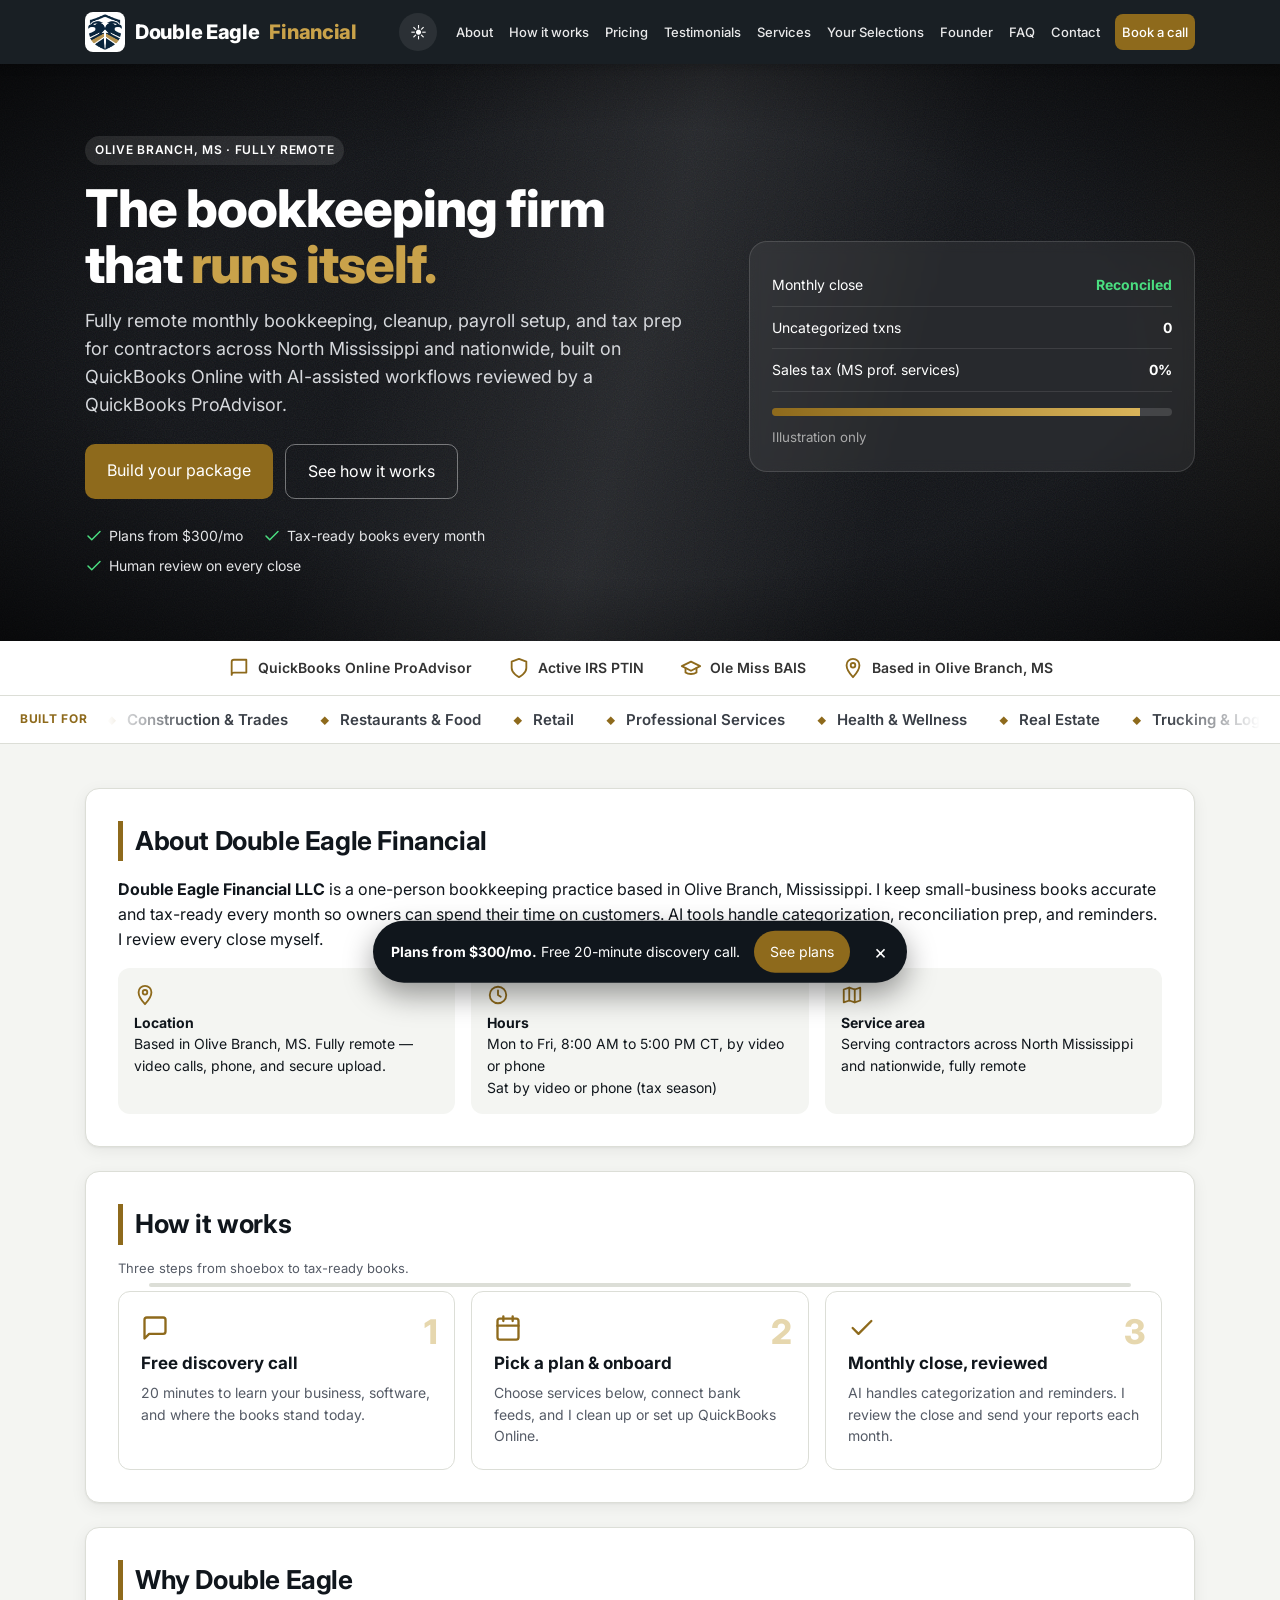
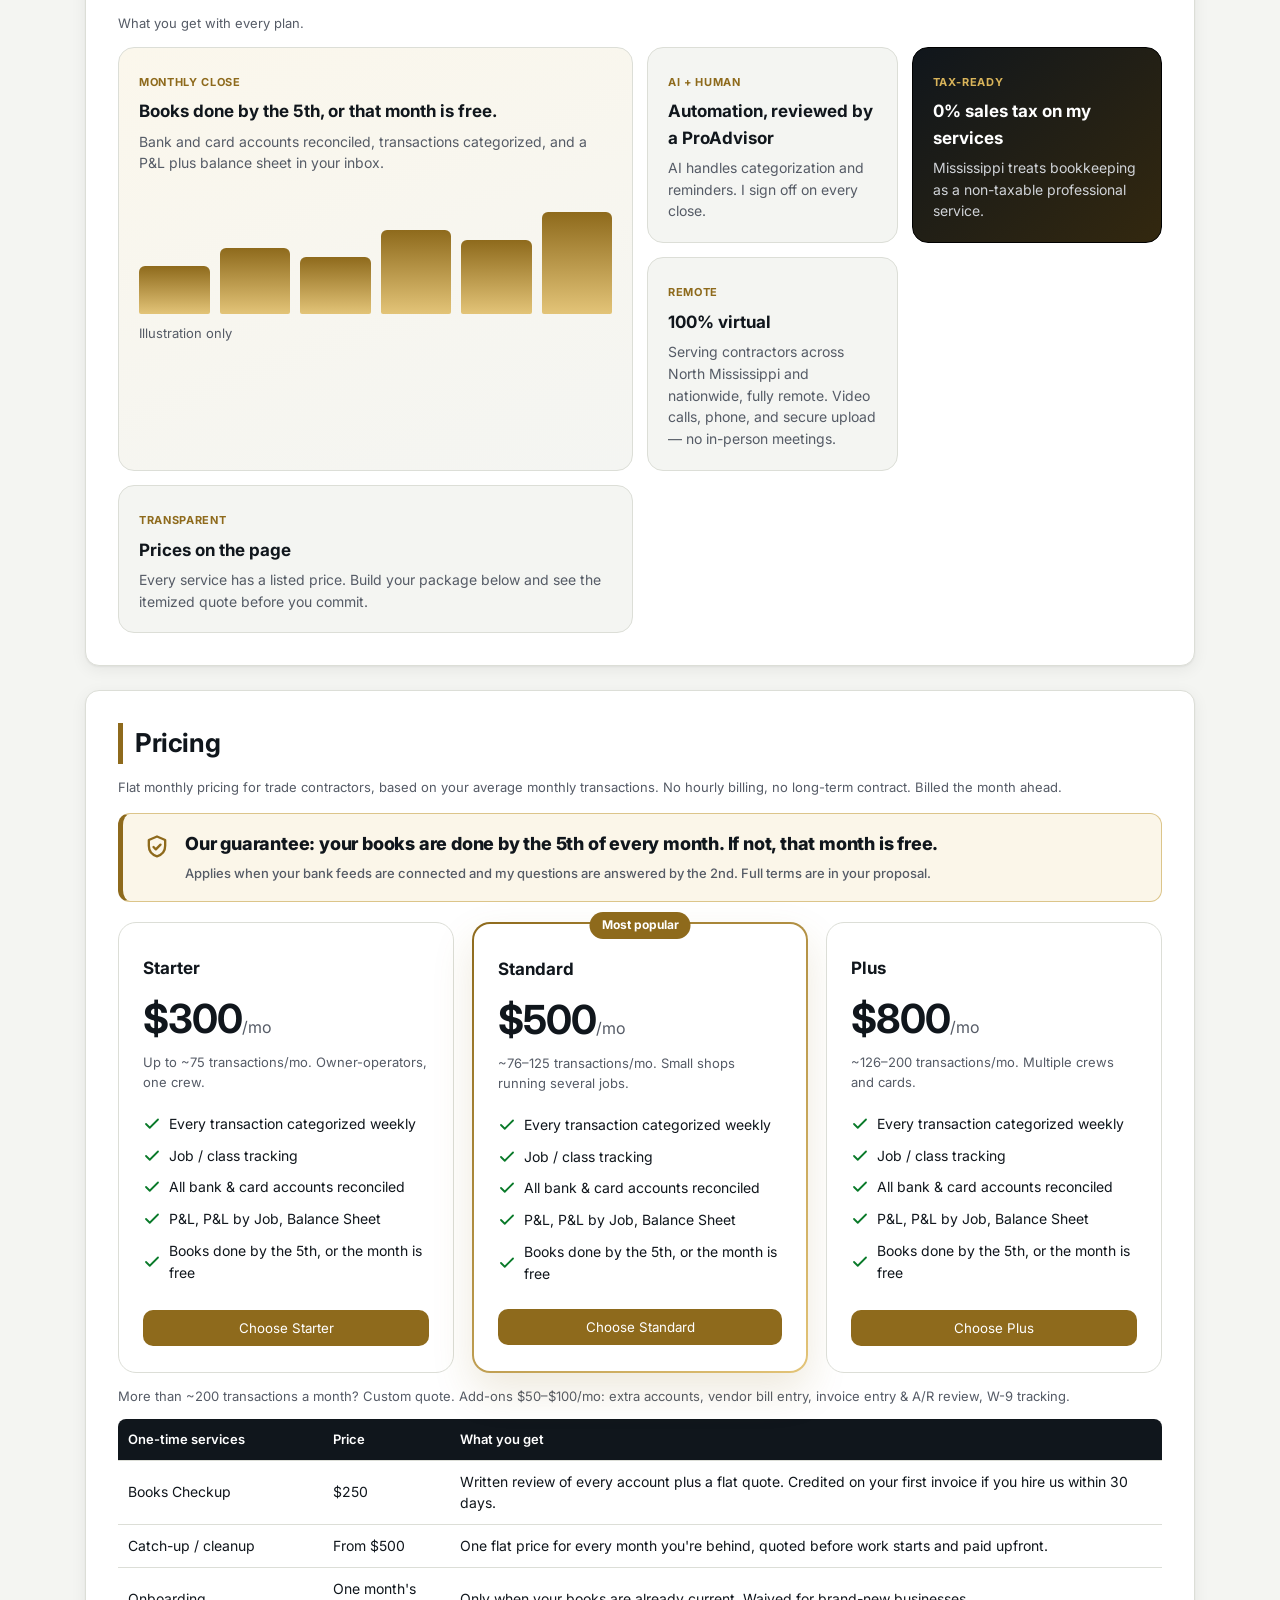
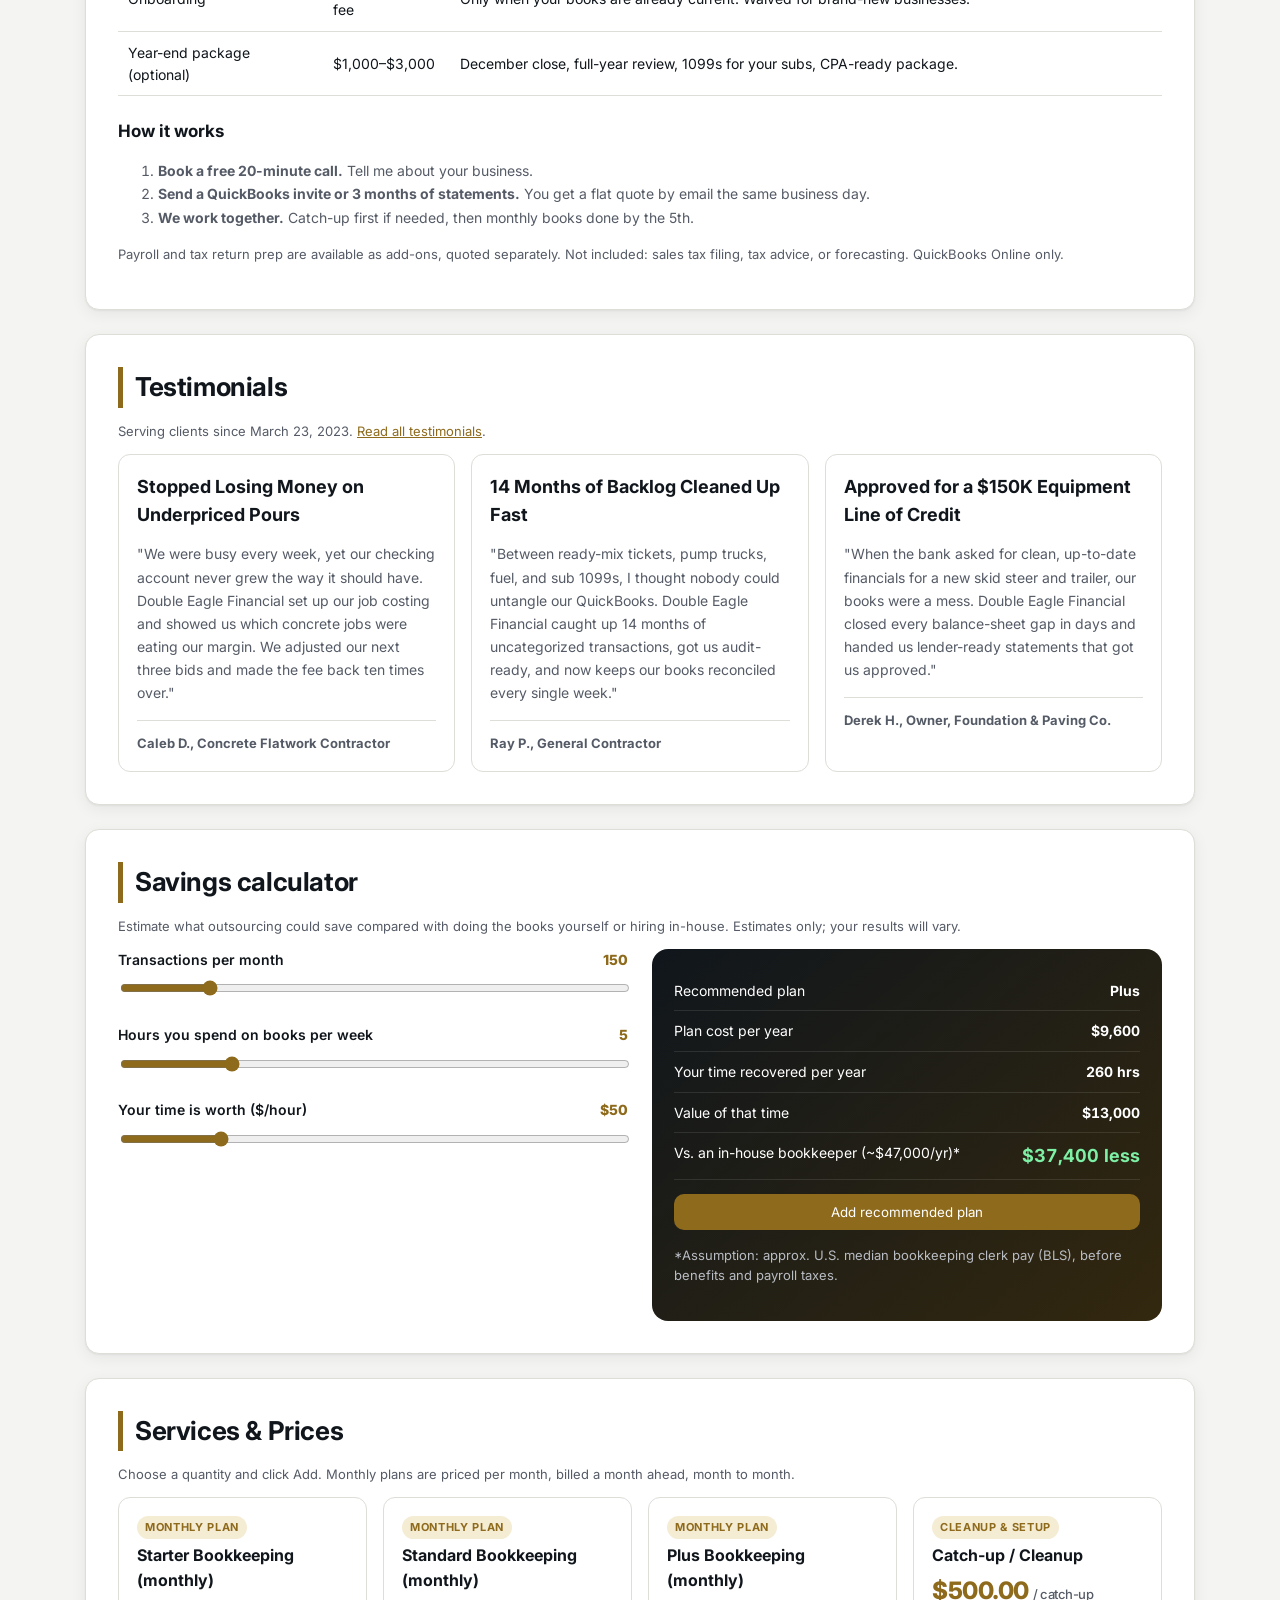
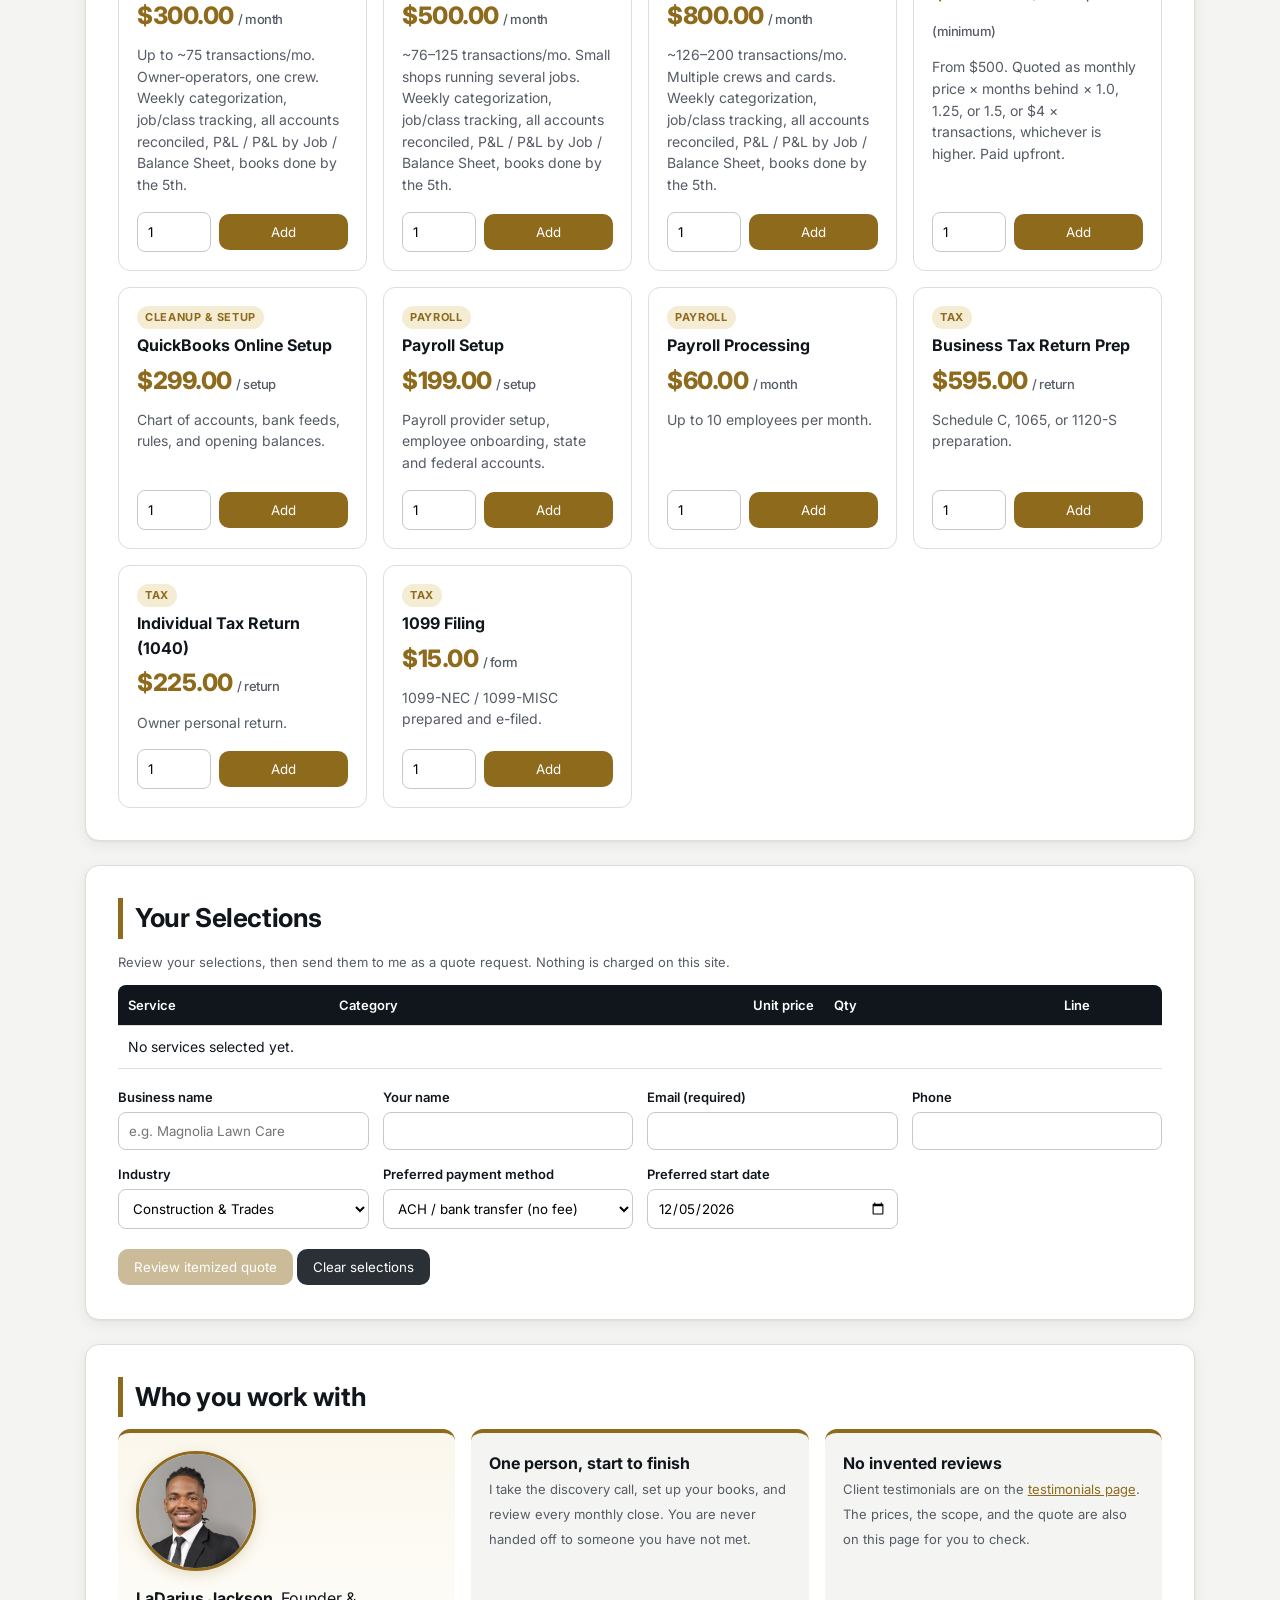
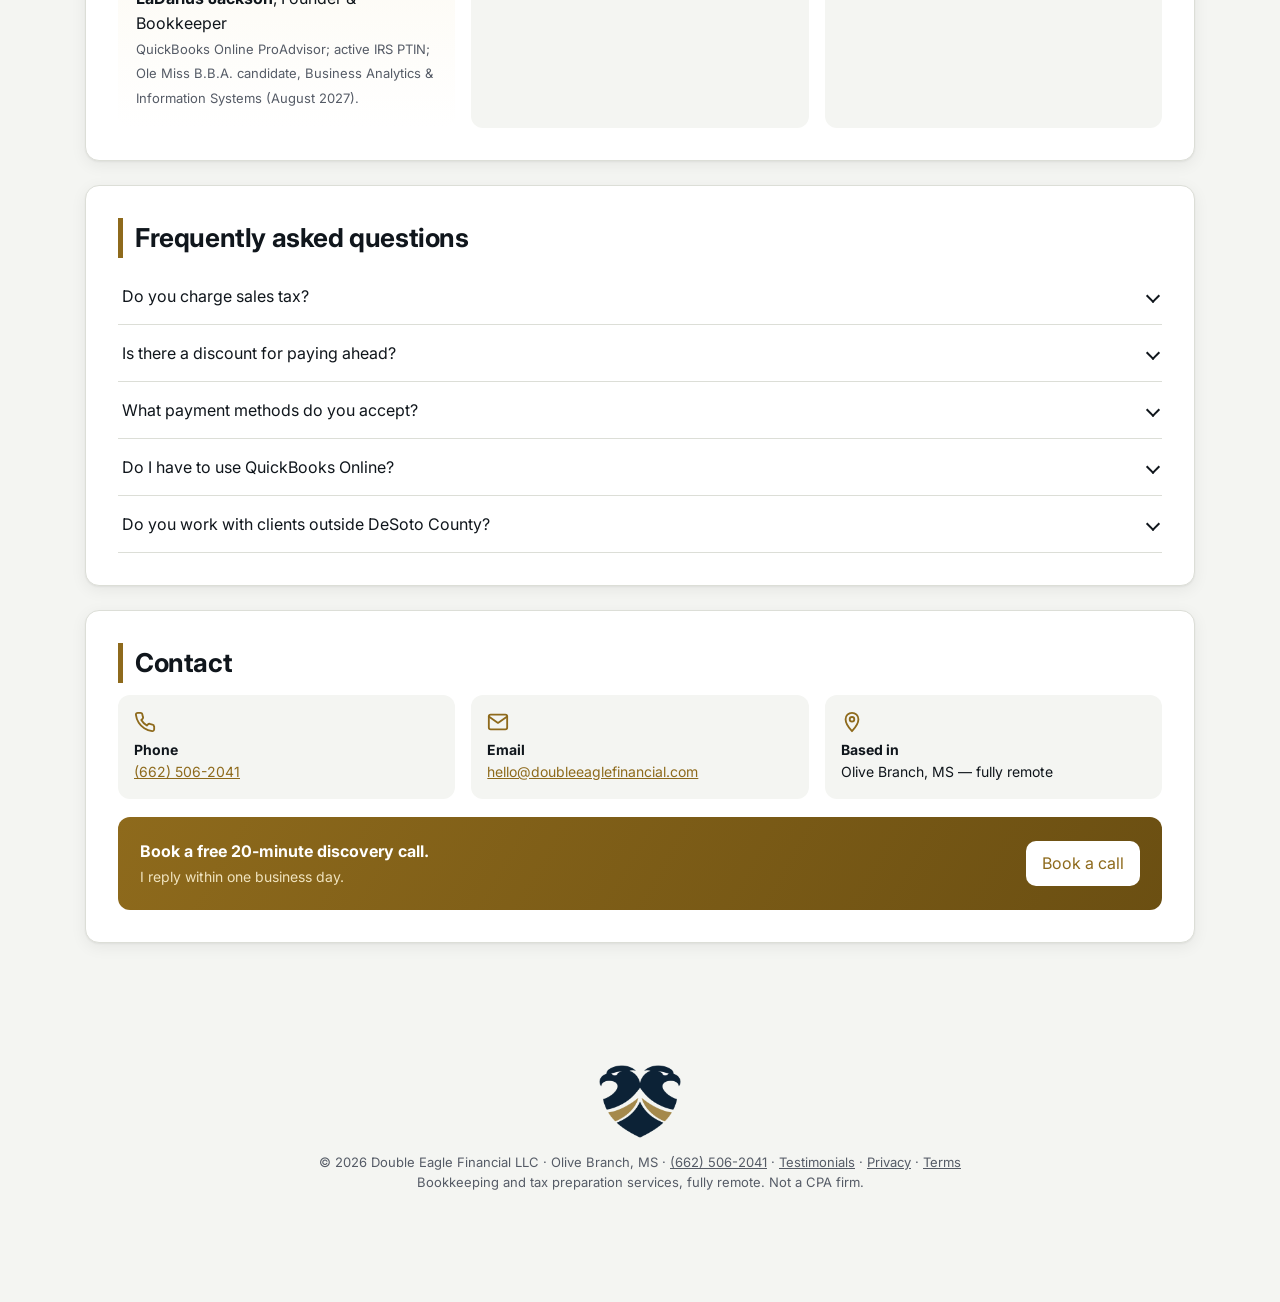
<file: index.html>
<!DOCTYPE html><html lang="en"><head><meta charset="utf-8"><meta name="viewport" content="width=device-width,initial-scale=1">
<title>Double Eagle Financial LLC | Bookkeeping in Olive Branch, MS</title>
<meta name="description" content="Fully remote monthly bookkeeping, cleanup, payroll setup, and tax prep for contractors across North Mississippi and nationwide. Built on QuickBooks Online, reviewed by a ProAdvisor.">
<meta name="theme-color" content="#10161C">
<link rel="canonical" href="https://www.doubleeaglefinancial.com/">
<meta name="robots" content="index, follow">
<meta property="og:type" content="website"><meta property="og:title" content="Double Eagle Financial LLC | Bookkeeping that runs itself">
<meta property="og:description" content="Fully remote bookkeeping, cleanup, payroll setup, and tax prep for contractors across North Mississippi and nationwide.">
<meta property="og:site_name" content="Double Eagle Financial"><meta property="og:url" content="https://www.doubleeaglefinancial.com/"><meta property="og:image" content="https://www.doubleeaglefinancial.com/assets/img/og-card.svg">
<meta name="twitter:card" content="summary">
<link rel="icon" type="image/png" sizes="32x32" href="/assets/img/favicon-32.png">
 <link rel="icon" type="image/png" sizes="192x192" href="/assets/img/favicon-192.png">
 <link rel="apple-touch-icon" href="/assets/img/apple-touch-icon.png">
<link rel="preconnect" href="https://fonts.googleapis.com"><link rel="preconnect" href="https://fonts.gstatic.com" crossorigin>
<link href="https://fonts.googleapis.com/css2?family=Inter:wght@400;500;600;700;800&display=swap" rel="stylesheet">
<link rel="stylesheet" href="style.css"><script>try{if(localStorage.getItem("def-theme")==="dark")document.documentElement.dataset.theme="dark"}catch(e){}</script><script src="fx.js"></script>
<script type="application/ld+json">
{"@context":"https://schema.org","@type":"AccountingService","name":"Double Eagle Financial LLC",
"description":"Fully remote monthly bookkeeping, cleanup, payroll setup, and tax prep for contractors across North Mississippi and nationwide.",
"url":"https://www.doubleeaglefinancial.com/","email":"hello@doubleeaglefinancial.com","telephone":"+1-662-506-2041",
"founder":{"@type":"Person","name":"LaDarius Jackson"},
"address":{"@type":"PostalAddress","addressLocality":"Olive Branch","addressRegion":"MS","postalCode":"38654","addressCountry":"US"},
"areaServed":["DeSoto County, MS","Memphis metropolitan area","United States"],
"openingHours":"Mo-Fr 08:00-17:00","priceRange":"$300 to $800 per month"}
</script></head><body>
<a class="skip" href="#main">Skip to content</a>
<header class="site"><div class="wrap hbar"><a class="logo" href="#top"><span class="logo-mark"><picture><source type="image/webp" srcset="/assets/img/logo-shield.webp"><img src="/assets/img/logo-shield.png" width="32" height="34" alt="" decoding="async"></picture></span>Double Eagle <span>Financial</span></a>
<button class="burger" id="navToggle" aria-label="Open menu" aria-expanded="false" aria-controls="siteNav"><span></span><span></span><span></span></button>
<button class="theme-tg" id="themeToggle" aria-label="Toggle dark mode" title="Toggle dark mode"><span class="sun">☀</span><span class="moon">☾</span></button><nav id="siteNav" aria-label="Main"><a href="#about">About</a><a href="#how">How it works</a><a href="#pricing">Pricing</a><a href="#testimonials">Testimonials</a><a href="#services">Services</a><a href="#cart">Your Selections</a><a href="#team">Founder</a><a href="#faq">FAQ</a><a href="#contact">Contact</a><a href="/book-a-call.html" class="nav-cta">Book a call</a></nav></div></header>
<div class="hero" id="top"><div class="wrap hero-in"><div><span class="eyebrow">Olive Branch, MS · Fully remote</span><h1>The bookkeeping firm that <em>runs itself.</em></h1><p>Fully remote monthly bookkeeping, cleanup, payroll setup, and tax prep for contractors across North Mississippi and nationwide, built on QuickBooks Online with AI-assisted workflows reviewed by a QuickBooks ProAdvisor.</p>
<div class="cta-row"><a class="btn btn-lg" href="#services">Build your package</a><a class="btn btn-ghost btn-lg" href="#how">See how it works</a></div>
<ul class="hero-points"><li><svg class="ic" viewBox="0 0 24 24" aria-hidden="true" fill="none" stroke="currentColor" stroke-width="2" stroke-linecap="round" stroke-linejoin="round"><path d="M20 6 9 17l-5-5"/></svg>Plans from $300/mo</li><li><svg class="ic" viewBox="0 0 24 24" aria-hidden="true" fill="none" stroke="currentColor" stroke-width="2" stroke-linecap="round" stroke-linejoin="round"><path d="M20 6 9 17l-5-5"/></svg>Tax-ready books every month</li><li><svg class="ic" viewBox="0 0 24 24" aria-hidden="true" fill="none" stroke="currentColor" stroke-width="2" stroke-linecap="round" stroke-linejoin="round"><path d="M20 6 9 17l-5-5"/></svg>Human review on every close</li></ul></div>
<div class="hero-card" aria-hidden="true"><div class="hc-row"><span>Monthly close</span><b class="okc">Reconciled</b></div><div class="hc-row"><span>Uncategorized txns</span><b>0</b></div><div class="hc-row"><span>Sales tax (MS prof. services)</span><b>0%</b></div><div class="hc-bar"><i></i></div><small>Illustration only</small></div></div></div>
<div class="trust"><div class="wrap trust-in"><span><svg class="ic" viewBox="0 0 24 24" aria-hidden="true" fill="none" stroke="currentColor" stroke-width="2" stroke-linecap="round" stroke-linejoin="round"><path d="M4 19.5A2.5 2.5 0 0 1 6.5 17H20V3H6.5A2.5 2.5 0 0 0 4 5.5z"/></svg>QuickBooks Online ProAdvisor</span><span><svg class="ic" viewBox="0 0 24 24" aria-hidden="true" fill="none" stroke="currentColor" stroke-width="2" stroke-linecap="round" stroke-linejoin="round"><path d="M12 22s8-4 8-10V5l-8-3-8 3v7c0 6 8 10 8 10z"/></svg>Active IRS PTIN</span><span><svg class="ic" viewBox="0 0 24 24" aria-hidden="true" fill="none" stroke="currentColor" stroke-width="2" stroke-linecap="round" stroke-linejoin="round"><path d="M22 10 12 5 2 10l10 5 10-5z"/><path d="M6 12v5c3 2 9 2 12 0v-5"/></svg>Ole Miss BAIS</span><span><svg class="ic" viewBox="0 0 24 24" aria-hidden="true" fill="none" stroke="currentColor" stroke-width="2" stroke-linecap="round" stroke-linejoin="round"><path d="M12 22s7-7.4 7-13a7 7 0 0 0-14 0c0 5.6 7 13 7 13z"/><circle cx="12" cy="9" r="2.5"/></svg>Based in Olive Branch, MS</span></div></div>
<div class="marquee" aria-label="Industries I work with"><div class="mq-label">Built for</div><div class="mq-track"><div class="mq-row"><span>Construction &amp; Trades</span><span>Restaurants &amp; Food</span><span>Retail</span><span>Professional Services</span><span>Health &amp; Wellness</span><span>Real Estate</span><span>Trucking &amp; Logistics</span><span>Lawn &amp; Landscaping</span><span>Salons &amp; Barbers</span><span>Auto Repair</span><span>Churches &amp; Nonprofits</span><span>E-commerce</span></div><div class="mq-row" aria-hidden="true"><span>Construction &amp; Trades</span><span>Restaurants &amp; Food</span><span>Retail</span><span>Professional Services</span><span>Health &amp; Wellness</span><span>Real Estate</span><span>Trucking &amp; Logistics</span><span>Lawn &amp; Landscaping</span><span>Salons &amp; Barbers</span><span>Auto Repair</span><span>Churches &amp; Nonprofits</span><span>E-commerce</span></div></div></div>
<main id="main">
<section id="about"><h2>About Double Eagle Financial</h2>
<p><b>Double Eagle Financial LLC</b> is a one-person bookkeeping practice based in Olive Branch, Mississippi. I keep small-business books accurate and tax-ready every month so owners can spend their time on customers. AI tools handle categorization, reconciliation prep, and reminders. I review every close myself.</p>
<div class="grid"><div class="info"><svg class="ic" viewBox="0 0 24 24" aria-hidden="true" fill="none" stroke="currentColor" stroke-width="2" stroke-linecap="round" stroke-linejoin="round"><path d="M12 22s7-7.4 7-13a7 7 0 0 0-14 0c0 5.6 7 13 7 13z"/><circle cx="12" cy="9" r="2.5"/></svg><b>Location</b><br>Based in Olive Branch, MS. Fully remote — video calls, phone, and secure upload.</div><div class="info"><svg class="ic" viewBox="0 0 24 24" aria-hidden="true" fill="none" stroke="currentColor" stroke-width="2" stroke-linecap="round" stroke-linejoin="round"><circle cx="12" cy="12" r="9"/><path d="M12 7v5l3 2"/></svg><b>Hours</b><br>Mon to Fri, 8:00 AM to 5:00 PM CT, by video or phone<br>Sat by video or phone (tax season)</div><div class="info"><svg class="ic" viewBox="0 0 24 24" aria-hidden="true" fill="none" stroke="currentColor" stroke-width="2" stroke-linecap="round" stroke-linejoin="round"><path d="M9 4 3 6v14l6-2 6 2 6-2V4l-6 2z"/><path d="M9 4v14M15 6v14"/></svg><b>Service area</b><br>Serving contractors across North Mississippi and nationwide, fully remote</div></div></section>
<section id="how"><h2>How it works</h2><p class="note">Three steps from shoebox to tax-ready books.</p><div class="steps timeline"><div class="tl-line" aria-hidden="true"><i></i></div>
<div class="step"><span class="num">1</span><svg class="ic" viewBox="0 0 24 24" aria-hidden="true" fill="none" stroke="currentColor" stroke-width="2" stroke-linecap="round" stroke-linejoin="round"><path d="M21 15a2 2 0 0 1-2 2H7l-4 4V5a2 2 0 0 1 2-2h14a2 2 0 0 1 2 2z"/></svg><h3>Free discovery call</h3><p>20 minutes to learn your business, software, and where the books stand today.</p></div>
<div class="step"><span class="num">2</span><svg class="ic" viewBox="0 0 24 24" aria-hidden="true" fill="none" stroke="currentColor" stroke-width="2" stroke-linecap="round" stroke-linejoin="round"><rect x="3" y="4" width="18" height="18" rx="2"/><path d="M16 2v4M8 2v4M3 10h18"/></svg><h3>Pick a plan &amp; onboard</h3><p>Choose services below, connect bank feeds, and I clean up or set up QuickBooks Online.</p></div>
<div class="step"><span class="num">3</span><svg class="ic" viewBox="0 0 24 24" aria-hidden="true" fill="none" stroke="currentColor" stroke-width="2" stroke-linecap="round" stroke-linejoin="round"><path d="M20 6 9 17l-5-5"/></svg><h3>Monthly close, reviewed</h3><p>AI handles categorization and reminders. I review the close and send your reports each month.</p></div></div></section>
<section id="why"><h2>Why Double Eagle</h2><p class="note">What you get with every plan.</p><div class="bento">
<div class="bx bx-big"><span class="bx-k">Monthly close</span><h3>Books done by the 5th, or that month is free.</h3><p>Bank and card accounts reconciled, transactions categorized, and a P&amp;L plus balance sheet in your inbox.</p><div class="mini-chart" aria-hidden="true"><i style="--h:40%"></i><i style="--h:55%"></i><i style="--h:48%"></i><i style="--h:70%"></i><i style="--h:62%"></i><i style="--h:85%"></i></div><small class="note">Illustration only</small></div>
<div class="bx"><span class="bx-k">AI + human</span><h3>Automation, reviewed by a ProAdvisor</h3><p>AI handles categorization and reminders. I sign off on every close.</p></div>
<div class="bx bx-dark"><span class="bx-k">Tax-ready</span><h3>0% sales tax on my services</h3><p>Mississippi treats bookkeeping as a non-taxable professional service.</p></div>
<div class="bx"><span class="bx-k">Remote</span><h3>100% virtual</h3><p>Serving contractors across North Mississippi and nationwide, fully remote. Video calls, phone, and secure upload — no in-person meetings.</p></div>
<div class="bx bx-wide"><span class="bx-k">Transparent</span><h3>Prices on the page</h3><p>Every service has a listed price. Build your package below and see the itemized quote before you commit.</p></div></div></section>
<section id="pricing"><h2>Pricing</h2>
<p class="note">Flat monthly pricing for trade contractors, based on your average monthly transactions. No hourly billing, no long-term contract. Billed the month ahead.</p>
<aside class="guarantee-callout" aria-label="Pricing guarantee">
<svg class="guarantee-callout-icon" width="28" height="28" viewBox="0 0 24 24" aria-hidden="true" focusable="false" fill="none" stroke="currentColor" stroke-width="2" stroke-linecap="round" stroke-linejoin="round" style="width:28px;height:28px;max-width:28px;max-height:28px;flex:none;display:block"><path d="M12 3 5 6v5c0 4.5 3 7.8 7 9 4-1.2 7-4.5 7-9V6l-7-3Z"/><path d="m9 12 2 2 4-4"/></svg>
<div>
<p class="guarantee-callout-lead">Our guarantee: your books are done by the 5th of every month. If not, that month is free.</p>
<p class="guarantee-callout-note">Applies when your bank feeds are connected and my questions are answered by the 2nd. Full terms are in your proposal.</p>
</div>
</aside>
<div class="plans">
<div class="plan"><h3>Starter</h3><div class="pp" data-m="300"><b>$300</b><span>/mo</span></div><p class="py note">Up to ~75 transactions/mo. Owner-operators, one crew.</p><ul><li><svg class="ic" viewBox="0 0 24 24" aria-hidden="true" fill="none" stroke="currentColor" stroke-width="2.4" stroke-linecap="round" stroke-linejoin="round"><path d="M20 6 9 17l-5-5"/></svg>Every transaction categorized weekly</li><li><svg class="ic" viewBox="0 0 24 24" aria-hidden="true" fill="none" stroke="currentColor" stroke-width="2.4" stroke-linecap="round" stroke-linejoin="round"><path d="M20 6 9 17l-5-5"/></svg>Job / class tracking</li><li><svg class="ic" viewBox="0 0 24 24" aria-hidden="true" fill="none" stroke="currentColor" stroke-width="2.4" stroke-linecap="round" stroke-linejoin="round"><path d="M20 6 9 17l-5-5"/></svg>All bank &amp; card accounts reconciled</li><li><svg class="ic" viewBox="0 0 24 24" aria-hidden="true" fill="none" stroke="currentColor" stroke-width="2.4" stroke-linecap="round" stroke-linejoin="round"><path d="M20 6 9 17l-5-5"/></svg>P&amp;L, P&amp;L by Job, Balance Sheet</li><li><svg class="ic" viewBox="0 0 24 24" aria-hidden="true" fill="none" stroke="currentColor" stroke-width="2.4" stroke-linecap="round" stroke-linejoin="round"><path d="M20 6 9 17l-5-5"/></svg>Books done by the 5th, or the month is free</li></ul><button type="button" class="pick" data-plan="PLAN-STR">Choose Starter</button></div>
<div class="plan pop"><span class="badge">Most popular</span><h3>Standard</h3><div class="pp" data-m="500"><b>$500</b><span>/mo</span></div><p class="py note">~76&ndash;125 transactions/mo. Small shops running several jobs.</p><ul><li><svg class="ic" viewBox="0 0 24 24" aria-hidden="true" fill="none" stroke="currentColor" stroke-width="2.4" stroke-linecap="round" stroke-linejoin="round"><path d="M20 6 9 17l-5-5"/></svg>Every transaction categorized weekly</li><li><svg class="ic" viewBox="0 0 24 24" aria-hidden="true" fill="none" stroke="currentColor" stroke-width="2.4" stroke-linecap="round" stroke-linejoin="round"><path d="M20 6 9 17l-5-5"/></svg>Job / class tracking</li><li><svg class="ic" viewBox="0 0 24 24" aria-hidden="true" fill="none" stroke="currentColor" stroke-width="2.4" stroke-linecap="round" stroke-linejoin="round"><path d="M20 6 9 17l-5-5"/></svg>All bank &amp; card accounts reconciled</li><li><svg class="ic" viewBox="0 0 24 24" aria-hidden="true" fill="none" stroke="currentColor" stroke-width="2.4" stroke-linecap="round" stroke-linejoin="round"><path d="M20 6 9 17l-5-5"/></svg>P&amp;L, P&amp;L by Job, Balance Sheet</li><li><svg class="ic" viewBox="0 0 24 24" aria-hidden="true" fill="none" stroke="currentColor" stroke-width="2.4" stroke-linecap="round" stroke-linejoin="round"><path d="M20 6 9 17l-5-5"/></svg>Books done by the 5th, or the month is free</li></ul><button type="button" class="pick" data-plan="PLAN-GRW">Choose Standard</button></div>
<div class="plan"><h3>Plus</h3><div class="pp" data-m="800"><b>$800</b><span>/mo</span></div><p class="py note">~126&ndash;200 transactions/mo. Multiple crews and cards.</p><ul><li><svg class="ic" viewBox="0 0 24 24" aria-hidden="true" fill="none" stroke="currentColor" stroke-width="2.4" stroke-linecap="round" stroke-linejoin="round"><path d="M20 6 9 17l-5-5"/></svg>Every transaction categorized weekly</li><li><svg class="ic" viewBox="0 0 24 24" aria-hidden="true" fill="none" stroke="currentColor" stroke-width="2.4" stroke-linecap="round" stroke-linejoin="round"><path d="M20 6 9 17l-5-5"/></svg>Job / class tracking</li><li><svg class="ic" viewBox="0 0 24 24" aria-hidden="true" fill="none" stroke="currentColor" stroke-width="2.4" stroke-linecap="round" stroke-linejoin="round"><path d="M20 6 9 17l-5-5"/></svg>All bank &amp; card accounts reconciled</li><li><svg class="ic" viewBox="0 0 24 24" aria-hidden="true" fill="none" stroke="currentColor" stroke-width="2.4" stroke-linecap="round" stroke-linejoin="round"><path d="M20 6 9 17l-5-5"/></svg>P&amp;L, P&amp;L by Job, Balance Sheet</li><li><svg class="ic" viewBox="0 0 24 24" aria-hidden="true" fill="none" stroke="currentColor" stroke-width="2.4" stroke-linecap="round" stroke-linejoin="round"><path d="M20 6 9 17l-5-5"/></svg>Books done by the 5th, or the month is free</li></ul><button type="button" class="pick" data-plan="PLAN-PRM">Choose Plus</button></div>
</div>
<p class="note">More than ~200 transactions a month? Custom quote. Add-ons $50&ndash;$100/mo: extra accounts, vendor bill entry, invoice entry &amp; A/R review, W-9 tracking.</p>
<p class="note" id="pickMsg" role="status" aria-live="polite"></p>
<div class="tbl-wrap"><table><thead><tr><th>One-time services</th><th>Price</th><th>What you get</th></tr></thead><tbody>
<tr><td>Books Checkup</td><td>$250</td><td>Written review of every account plus a flat quote. Credited on your first invoice if you hire us within 30 days.</td></tr>
<tr><td>Catch-up / cleanup</td><td>From $500</td><td>One flat price for every month you're behind, quoted before work starts and paid upfront.</td></tr>
<tr><td>Onboarding</td><td>One month's fee</td><td>Only when your books are already current. Waived for brand-new businesses.</td></tr>
<tr><td>Year-end package (optional)</td><td>$1,000&ndash;$3,000</td><td>December close, full-year review, 1099s for your subs, CPA-ready package.</td></tr></tbody></table></div>
<h3 style="margin-top:22px">How it works</h3>
<ol class="note" style="font-size:14px;line-height:1.7">
<li><b>Book a free 20-minute call.</b> Tell me about your business.</li>
<li><b>Send a QuickBooks invite or 3 months of statements.</b> You get a flat quote by email the same business day.</li>
<li><b>We work together.</b> Catch-up first if needed, then monthly books done by the 5th.</li></ol>
<p class="note">Payroll and tax return prep are available as add-ons, quoted separately. Not included: sales tax filing, tax advice, or forecasting. QuickBooks Online only.</p>
</section>
<section id="testimonials"><h2>Testimonials</h2>
<p class="note">Serving clients since March 23, 2023. <a href="/testimonials.html">Read all testimonials</a>.</p>
<div class="t-grid">
<article class="card t-card">
  <h3>Stopped Losing Money on Underpriced Pours</h3>
  <blockquote>
    <p>&quot;We were busy every week, yet our checking account never grew the way it should have. Double Eagle Financial set up our job costing and showed us which concrete jobs were eating our margin. We adjusted our next three bids and made the fee back ten times over.&quot;</p>
  </blockquote>
  <p class="t-attr">Caleb D., Concrete Flatwork Contractor</p>
</article>
<article class="card t-card">
  <h3>14 Months of Backlog Cleaned Up Fast</h3>
  <blockquote>
    <p>&quot;Between ready-mix tickets, pump trucks, fuel, and sub 1099s, I thought nobody could untangle our QuickBooks. Double Eagle Financial caught up 14 months of uncategorized transactions, got us audit-ready, and now keeps our books reconciled every single week.&quot;</p>
  </blockquote>
  <p class="t-attr">Ray P., General Contractor</p>
</article>
<article class="card t-card">
  <h3>Approved for a $150K Equipment Line of Credit</h3>
  <blockquote>
    <p>&quot;When the bank asked for clean, up-to-date financials for a new skid steer and trailer, our books were a mess. Double Eagle Financial closed every balance-sheet gap in days and handed us lender-ready statements that got us approved.&quot;</p>
  </blockquote>
  <p class="t-attr">Derek H., Owner, Foundation &amp; Paving Co.</p>
</article>
</div>
</section>
<section id="calc"><h2>Savings calculator</h2><p class="note">Estimate what outsourcing could save compared with doing the books yourself or hiring in-house. Estimates only; your results will vary.</p>
<div class="calc"><div class="calc-in">
<label>Transactions per month <output id="cTxO">150</output><input type="range" id="cTx" min="20" max="800" step="10" value="150"></label>
<label>Hours you spend on books per week <output id="cHrO">5</output><input type="range" id="cHr" min="1" max="20" value="5"></label>
<label>Your time is worth ($/hour) <output id="cRateO">$50</output><input type="range" id="cRate" min="15" max="200" step="5" value="50"></label></div>
<div class="calc-out"><div><span>Recommended plan</span><b id="cPlan">Plus</b></div><div><span>Plan cost per year</span><b id="cCost">$9,600</b></div><div><span>Your time recovered per year</span><b id="cTime">260 hrs</b></div><div><span>Value of that time</span><b id="cVal">$13,000</b></div><div class="hl"><span>Vs. an in-house bookkeeper (~$47,000/yr)*</span><b id="cSave">$37,400 less</b></div>
<button type="button" id="cAdd">Add recommended plan</button><p class="note">*Assumption: approx. U.S. median bookkeeping clerk pay (BLS), before benefits and payroll taxes.</p></div></div></section>
<section id="services"><h2>Services &amp; Prices</h2><p class="note">Choose a quantity and click Add. Monthly plans are priced per month, billed a month ahead, month to month.</p><div class="grid" id="cards"></div></section>
<section id="cart"><h2>Your Selections</h2><p class="note">Review your selections, then send them to me as a quote request. Nothing is charged on this site.</p>
<table id="cartTable"><thead><tr><th>Service</th><th>Category</th><th class="n">Unit price</th><th>Qty</th><th class="n">Line</th><th></th></tr></thead><tbody></tbody></table>
<div class="form"><label>Business name<input id="custName" autocomplete="organization" placeholder="e.g. Magnolia Lawn Care"></label>
<label>Your name<input id="contactName" autocomplete="name"></label>
<label>Email (required)<input id="contactEmail" type="email" autocomplete="email" required></label>
<label>Phone<input id="contactPhone" type="tel" autocomplete="tel"></label>
<label>Industry<select id="industry"><option>Construction &amp; Trades</option><option>Restaurant &amp; Food</option><option>Retail</option><option>Professional Services</option><option>Health &amp; Wellness</option><option>Real Estate</option><option>Trucking &amp; Logistics</option></select></label>
<label>Preferred payment method<select id="payment"><option value="ACH">ACH / bank transfer (no fee)</option><option value="Card">Credit/debit card (+3% fee)</option></select></label>
<label>Preferred start date<input type="date" id="txnDate"></label>
<input type="text" id="companyWebsite" name="company_website" tabindex="-1" autocomplete="off" aria-hidden="true" style="position:absolute;left:-9999px;width:1px;height:1px;opacity:0"></div>
<button id="review">Review itemized quote</button> <button class="sec" id="clearCart">Clear selections</button> <span id="msg" class="ok"></span></section>
<section id="bill"><h2>Itemized Quote</h2><div id="billBody"></div>
<p class="note"><b>Assumptions:</b> Sales tax is 0% because accounting, bookkeeping, payroll, and tax services are non-taxable professional services in Mississippi (35 Miss. Code R. 4-05-06-202). Card payments carry a 3% processing fee; ACH has no fee. This is an estimate. The final price is confirmed in your engagement letter after the discovery call.</p>
<p class="note">Sending this shares your selections and contact details with me so I can reply. See the <a href="/privacy.html">privacy policy</a>.</p>
<button id="print">Print / Save as PDF</button> <button id="complete">Send quote request</button> <button class="sec" id="edit">Back to edit</button> <span id="sendMsg" class="ok" role="status" aria-live="polite"></span></section>
<section id="team"><h2>Who you work with</h2><div class="staff">
<div class="founder"><img src="/assets/img/founder.jpg" alt="LaDarius Jackson headshot" class="headshot" width="120" height="120"><br><b>LaDarius Jackson</b>, Founder &amp; Bookkeeper<br><span class="note">QuickBooks Online ProAdvisor; active IRS PTIN; Ole Miss B.B.A. candidate, Business Analytics &amp; Information Systems (August 2027).</span></div>
<div><b>One person, start to finish</b><br><span class="note">I take the discovery call, set up your books, and review every monthly close. You are never handed off to someone you have not met.</span></div>
<div><b>No invented reviews</b><br><span class="note">Client testimonials are on the <a href="/testimonials.html">testimonials page</a>. The prices, the scope, and the quote are also on this page for you to check.</span></div></div></section>
<section id="faq"><h2>Frequently asked questions</h2><div class="faq"><div class="faq-item"><h3><button class="faq-q" aria-expanded="false" aria-controls="fa0">Do you charge sales tax?<span class="chev" aria-hidden="true"></span></button></h3><div class="faq-a" id="fa0" hidden><p>No. Accounting, bookkeeping, payroll, and tax services are non-taxable professional services in Mississippi (35 Miss. Code R. 4-05-06-202).</p></div></div><div class="faq-item"><h3><button class="faq-q" aria-expanded="false" aria-controls="fa1">Is there a discount for paying ahead?<span class="chev" aria-hidden="true"></span></button></h3><div class="faq-a" id="fa1" hidden><p>No. Plans are month to month and billed a month ahead. There is no prepay discount and no long-term contract. Cancel with 30 days' notice.</p></div></div><div class="faq-item"><h3><button class="faq-q" aria-expanded="false" aria-controls="fa2">What payment methods do you accept?<span class="chev" aria-hidden="true"></span></button></h3><div class="faq-a" id="fa2" hidden><p>ACH / bank transfer with no fee, or credit/debit card with a 3% processing fee.</p></div></div><div class="faq-item"><h3><button class="faq-q" aria-expanded="false" aria-controls="fa3">Do I have to use QuickBooks Online?<span class="chev" aria-hidden="true"></span></button></h3><div class="faq-a" id="fa3" hidden><p>I build on QuickBooks Online. If you use something else, the setup service can migrate you.</p></div></div><div class="faq-item"><h3><button class="faq-q" aria-expanded="false" aria-controls="fa4">Do you work with clients outside DeSoto County?<span class="chev" aria-hidden="true"></span></button></h3><div class="faq-a" id="fa4" hidden><p>Yes. The practice is 100% virtual — video calls, phone, and secure upload. I serve contractors across North Mississippi and nationwide, fully remote. There are no in-person meetings.</p></div></div></div></section>
<section id="contact"><h2>Contact</h2><div class="grid contact-grid"><div class="info"><svg class="ic" viewBox="0 0 24 24" aria-hidden="true" fill="none" stroke="currentColor" stroke-width="2" stroke-linecap="round" stroke-linejoin="round"><path d="M22 16.9v3a2 2 0 0 1-2.2 2 19.8 19.8 0 0 1-8.6-3.1 19.5 19.5 0 0 1-6-6A19.8 19.8 0 0 1 2.1 4.2 2 2 0 0 1 4.1 2h3a2 2 0 0 1 2 1.7c.1.9.4 1.8.7 2.7a2 2 0 0 1-.5 2.1L8 9.8a16 16 0 0 0 6 6l1.3-1.3a2 2 0 0 1 2.1-.4c.9.3 1.8.6 2.7.7a2 2 0 0 1 1.7 2z"/></svg><b>Phone</b><br><a href="tel:+16625062041">(662) 506-2041</a></div><div class="info"><svg class="ic" viewBox="0 0 24 24" aria-hidden="true" fill="none" stroke="currentColor" stroke-width="2" stroke-linecap="round" stroke-linejoin="round"><rect x="2" y="4" width="20" height="16" rx="2"/><path d="m22 6-10 7L2 6"/></svg><b>Email</b><br><a href="mailto:hello@doubleeaglefinancial.com">hello@doubleeaglefinancial.com</a></div><div class="info"><svg class="ic" viewBox="0 0 24 24" aria-hidden="true" fill="none" stroke="currentColor" stroke-width="2" stroke-linecap="round" stroke-linejoin="round"><path d="M12 22s7-7.4 7-13a7 7 0 0 0-14 0c0 5.6 7 13 7 13z"/><circle cx="12" cy="9" r="2.5"/></svg><b>Based in</b><br>Olive Branch, MS — fully remote</div></div><div class="cta-band"><div><b>Book a free 20-minute discovery call.</b><br><span>I reply within one business day.</span></div><a class="btn btn-light" href="/book-a-call.html">Book a call</a></div></section>
</main><div class="sticky-cta" id="stickyCta" hidden><span><b>Plans from $300/mo.</b> Free 20-minute discovery call.</span><a class="btn" href="#pricing">See plans</a><button type="button" class="x" id="ctaClose" aria-label="Dismiss">×</button></div>
<button id="toTop" class="to-top" aria-label="Back to top">↑</button>
<footer><div class="foot-mark"><picture><source type="image/webp" srcset="/assets/img/logo-eagle-heart.webp"><img src="/assets/img/logo-eagle-heart.png" width="82" height="72" alt="" decoding="async"></picture></div>
© 2026 Double Eagle Financial LLC · Olive Branch, MS · <a href="tel:+16625062041">(662) 506-2041</a> · <a href="/testimonials.html">Testimonials</a> · <a href="/privacy.html">Privacy</a> · <a href="/terms.html">Terms</a><br>Bookkeeping and tax preparation services, fully remote. Not a CPA firm.</footer>
<script src="catalog.js"></script><script src="app.js"></script><script src="ui.js"></script><script src="v3.js"></script></body></html>
</file>
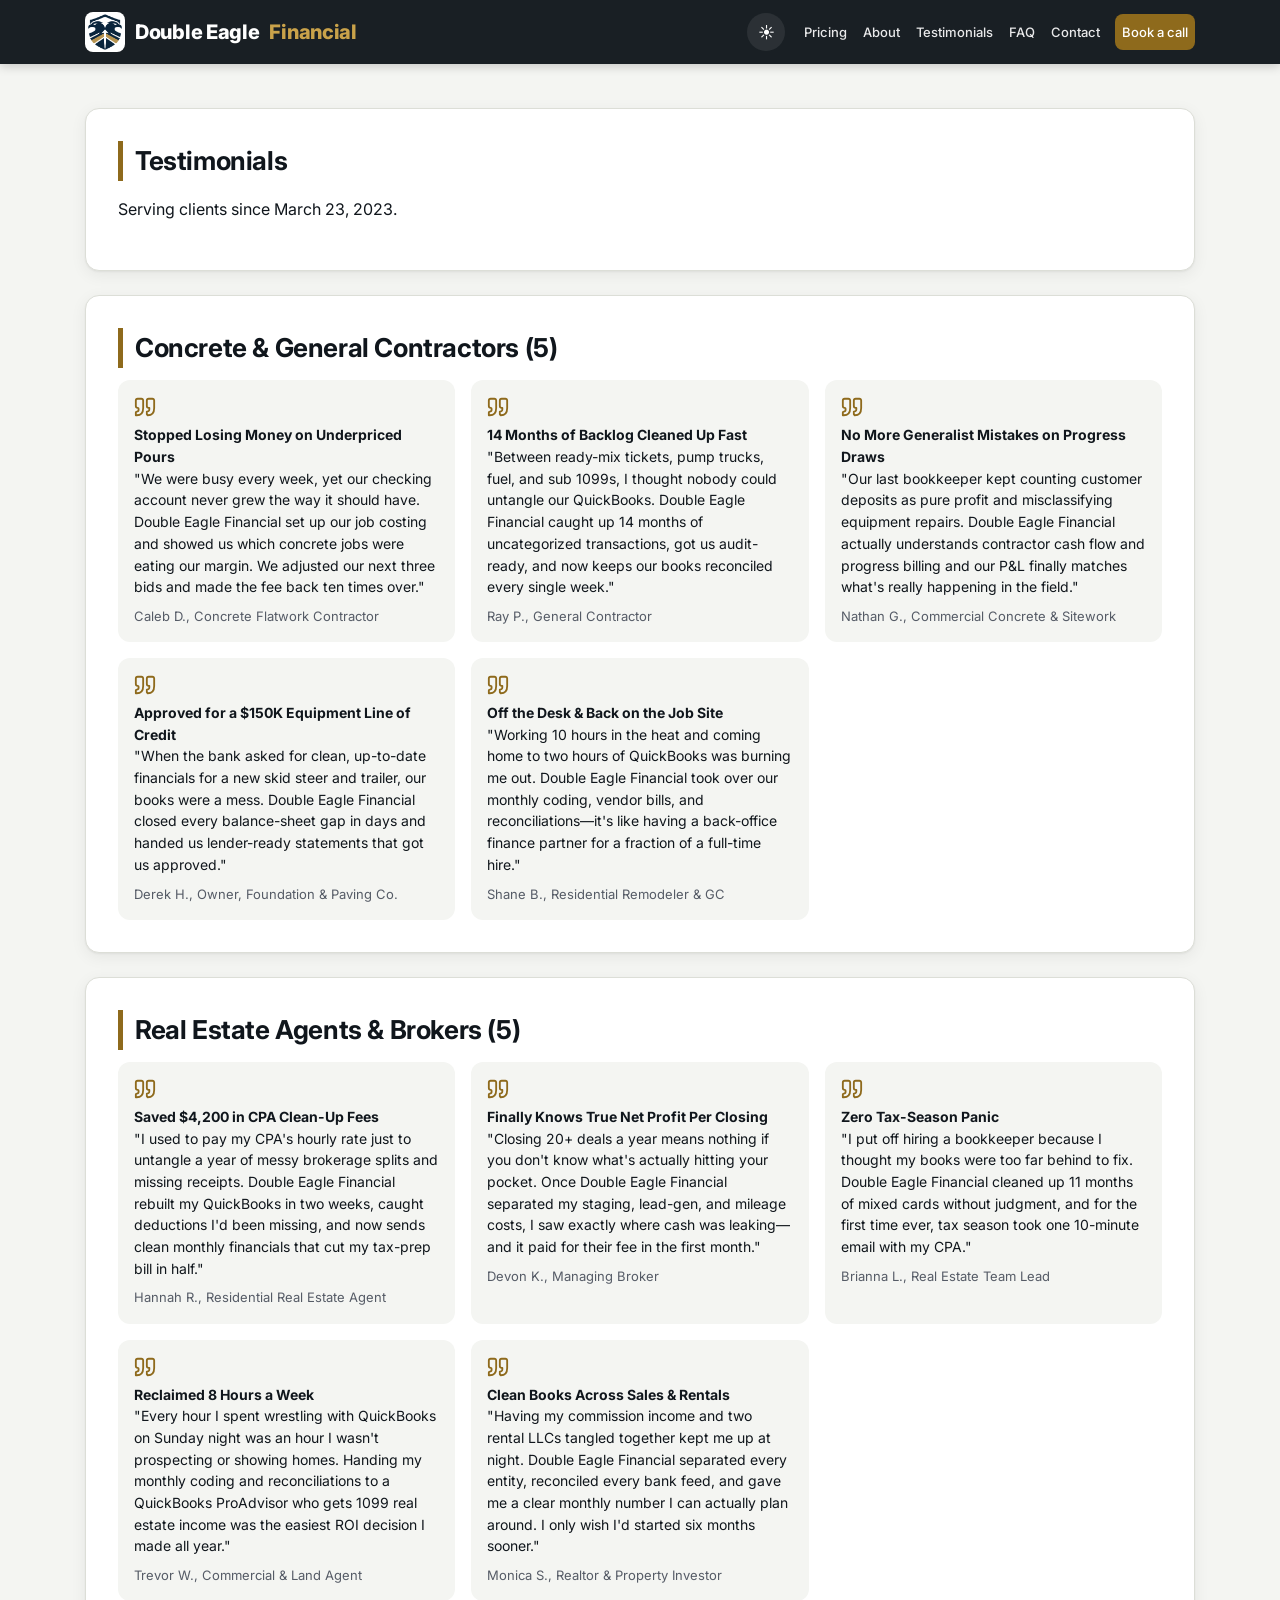
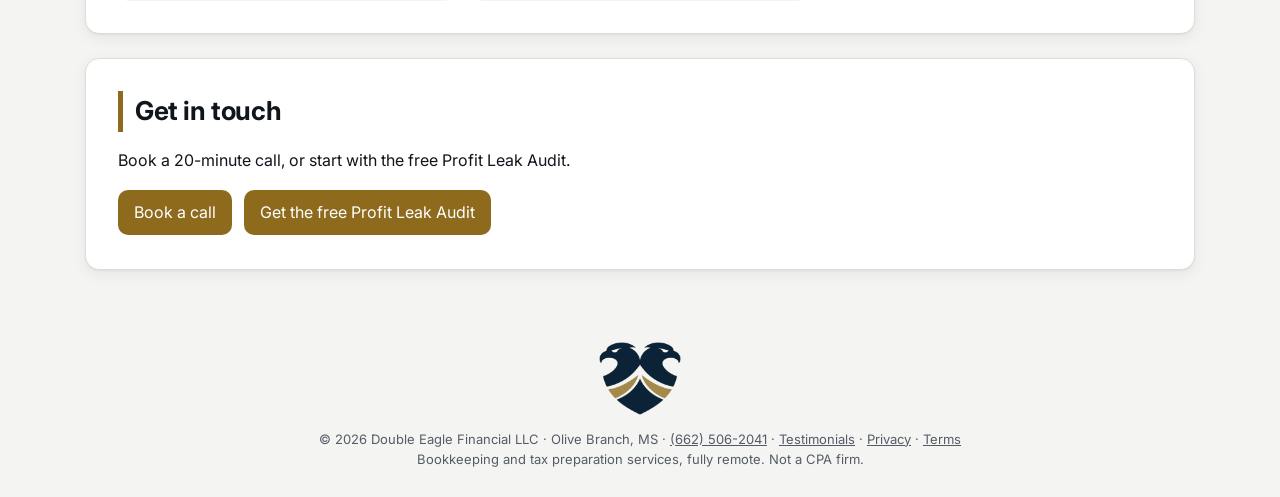
<file: testimonials.html>
<!DOCTYPE html>
<html lang="en">
<head>
<meta charset="utf-8">
<meta name="viewport" content="width=device-width,initial-scale=1">
<title>Testimonials | Double Eagle Financial</title>
<meta name="description" content="Client testimonials from concrete and general contractors and from real estate agents and brokers.">
<meta name="theme-color" content="#10161C">
<link rel="canonical" href="https://www.doubleeaglefinancial.com/testimonials.html">
<meta name="robots" content="index, follow">
<meta property="og:type" content="website">
<meta property="og:title" content="Testimonials | Double Eagle Financial">
<meta property="og:description" content="Client testimonials from concrete and general contractors and from real estate agents and brokers.">
<meta property="og:site_name" content="Double Eagle Financial">
<meta property="og:url" content="https://www.doubleeaglefinancial.com/testimonials.html">
<meta property="og:image" content="https://www.doubleeaglefinancial.com/assets/img/og-card.svg">
<meta name="twitter:card" content="summary">
<link rel="icon" type="image/png" sizes="32x32" href="/assets/img/favicon-32.png">
 <link rel="icon" type="image/png" sizes="192x192" href="/assets/img/favicon-192.png">
 <link rel="apple-touch-icon" href="/assets/img/apple-touch-icon.png">
<link rel="preconnect" href="https://fonts.googleapis.com">
<link rel="preconnect" href="https://fonts.gstatic.com" crossorigin>
<link href="https://fonts.googleapis.com/css2?family=Inter:wght@400;500;600;700;800&display=swap" rel="stylesheet">
<link rel="stylesheet" href="/style.css">
<style>
/* This page only — do not change homepage #about .grid */
.t-list.grid{grid-template-columns:repeat(auto-fit,minmax(280px,1fr))}
.info .note{display:block;margin-top:8px}
footer{padding-bottom:28px}
</style>
<script>try{if(localStorage.getItem("def-theme")==="dark")document.documentElement.dataset.theme="dark"}catch(e){}</script>
</head>
<body>
<a class="skip" href="#main">Skip to content</a>
<header class="site"><div class="wrap hbar"><a class="logo" href="/"><span class="logo-mark"><picture><source type="image/webp" srcset="/assets/img/logo-shield.webp"><img src="/assets/img/logo-shield.png" width="32" height="34" alt="" decoding="async"></picture></span>Double Eagle <span>Financial</span></a>
<button class="burger" id="navToggle" aria-label="Open menu" aria-expanded="false" aria-controls="siteNav"><span></span><span></span><span></span></button>
<button class="theme-tg" id="themeToggle" aria-label="Toggle dark mode" title="Toggle dark mode"><span class="sun">☀</span><span class="moon">☾</span></button>
<nav id="siteNav" aria-label="Main">
<a href="/pricing.html">Pricing</a>
<a href="/about.html">About</a>
<a href="/testimonials.html" aria-current="page">Testimonials</a>
<a href="/faq.html">FAQ</a>
<a href="/contact.html">Contact</a>
<a href="/book-a-call.html" class="nav-cta">Book a call</a>
</nav></div></header>

<main id="main">
<section>
<h2>Testimonials</h2>
<p>Serving clients since March 23, 2023.</p>
</section>
<section>
<h2>Concrete &amp; General Contractors (5)</h2>
<div class="grid t-list"><div class="info"><svg class="ic" viewBox="0 0 24 24" aria-hidden="true" fill="none" stroke="currentColor" stroke-width="2" stroke-linecap="round" stroke-linejoin="round"><path d="M3 21c3 0 7-1 7-8V5c0-1.25-.756-2.017-2-2H4c-1.25 0-2 .75-2 1.972V11c0 1.25.75 2 2 2 1 0 1 0 1 1v1c0 1-1 2-2 2s-1 .008-1 1.031V21z"/><path d="M15 21c3 0 7-1 7-8V5c0-1.25-.757-2.017-2-2h-4c-1.25 0-2 .75-2 1.972V11c0 1.25.75 2 2 2h.75c0 2.25.25 4-2.75 4v3z"/></svg><b>Stopped Losing Money on Underpriced Pours</b><br>&quot;We were busy every week, yet our checking account never grew the way it should have. Double Eagle Financial set up our job costing and showed us which concrete jobs were eating our margin. We adjusted our next three bids and made the fee back ten times over.&quot;<br><span class="note">Caleb D., Concrete Flatwork Contractor</span></div><div class="info"><svg class="ic" viewBox="0 0 24 24" aria-hidden="true" fill="none" stroke="currentColor" stroke-width="2" stroke-linecap="round" stroke-linejoin="round"><path d="M3 21c3 0 7-1 7-8V5c0-1.25-.756-2.017-2-2H4c-1.25 0-2 .75-2 1.972V11c0 1.25.75 2 2 2 1 0 1 0 1 1v1c0 1-1 2-2 2s-1 .008-1 1.031V21z"/><path d="M15 21c3 0 7-1 7-8V5c0-1.25-.757-2.017-2-2h-4c-1.25 0-2 .75-2 1.972V11c0 1.25.75 2 2 2h.75c0 2.25.25 4-2.75 4v3z"/></svg><b>14 Months of Backlog Cleaned Up Fast</b><br>&quot;Between ready-mix tickets, pump trucks, fuel, and sub 1099s, I thought nobody could untangle our QuickBooks. Double Eagle Financial caught up 14 months of uncategorized transactions, got us audit-ready, and now keeps our books reconciled every single week.&quot;<br><span class="note">Ray P., General Contractor</span></div><div class="info"><svg class="ic" viewBox="0 0 24 24" aria-hidden="true" fill="none" stroke="currentColor" stroke-width="2" stroke-linecap="round" stroke-linejoin="round"><path d="M3 21c3 0 7-1 7-8V5c0-1.25-.756-2.017-2-2H4c-1.25 0-2 .75-2 1.972V11c0 1.25.75 2 2 2 1 0 1 0 1 1v1c0 1-1 2-2 2s-1 .008-1 1.031V21z"/><path d="M15 21c3 0 7-1 7-8V5c0-1.25-.757-2.017-2-2h-4c-1.25 0-2 .75-2 1.972V11c0 1.25.75 2 2 2h.75c0 2.25.25 4-2.75 4v3z"/></svg><b>No More Generalist Mistakes on Progress Draws</b><br>&quot;Our last bookkeeper kept counting customer deposits as pure profit and misclassifying equipment repairs. Double Eagle Financial actually understands contractor cash flow and progress billing and our P&amp;L finally matches what's really happening in the field.&quot;<br><span class="note">Nathan G., Commercial Concrete &amp; Sitework</span></div><div class="info"><svg class="ic" viewBox="0 0 24 24" aria-hidden="true" fill="none" stroke="currentColor" stroke-width="2" stroke-linecap="round" stroke-linejoin="round"><path d="M3 21c3 0 7-1 7-8V5c0-1.25-.756-2.017-2-2H4c-1.25 0-2 .75-2 1.972V11c0 1.25.75 2 2 2 1 0 1 0 1 1v1c0 1-1 2-2 2s-1 .008-1 1.031V21z"/><path d="M15 21c3 0 7-1 7-8V5c0-1.25-.757-2.017-2-2h-4c-1.25 0-2 .75-2 1.972V11c0 1.25.75 2 2 2h.75c0 2.25.25 4-2.75 4v3z"/></svg><b>Approved for a $150K Equipment Line of Credit</b><br>&quot;When the bank asked for clean, up-to-date financials for a new skid steer and trailer, our books were a mess. Double Eagle Financial closed every balance-sheet gap in days and handed us lender-ready statements that got us approved.&quot;<br><span class="note">Derek H., Owner, Foundation &amp; Paving Co.</span></div><div class="info"><svg class="ic" viewBox="0 0 24 24" aria-hidden="true" fill="none" stroke="currentColor" stroke-width="2" stroke-linecap="round" stroke-linejoin="round"><path d="M3 21c3 0 7-1 7-8V5c0-1.25-.756-2.017-2-2H4c-1.25 0-2 .75-2 1.972V11c0 1.25.75 2 2 2 1 0 1 0 1 1v1c0 1-1 2-2 2s-1 .008-1 1.031V21z"/><path d="M15 21c3 0 7-1 7-8V5c0-1.25-.757-2.017-2-2h-4c-1.25 0-2 .75-2 1.972V11c0 1.25.75 2 2 2h.75c0 2.25.25 4-2.75 4v3z"/></svg><b>Off the Desk &amp; Back on the Job Site</b><br>&quot;Working 10 hours in the heat and coming home to two hours of QuickBooks was burning me out. Double Eagle Financial took over our monthly coding, vendor bills, and reconciliations—it's like having a back-office finance partner for a fraction of a full-time hire.&quot;<br><span class="note">Shane B., Residential Remodeler &amp; GC</span></div></div>
</section>
<section>
<h2>Real Estate Agents &amp; Brokers (5)</h2>
<div class="grid t-list"><div class="info"><svg class="ic" viewBox="0 0 24 24" aria-hidden="true" fill="none" stroke="currentColor" stroke-width="2" stroke-linecap="round" stroke-linejoin="round"><path d="M3 21c3 0 7-1 7-8V5c0-1.25-.756-2.017-2-2H4c-1.25 0-2 .75-2 1.972V11c0 1.25.75 2 2 2 1 0 1 0 1 1v1c0 1-1 2-2 2s-1 .008-1 1.031V21z"/><path d="M15 21c3 0 7-1 7-8V5c0-1.25-.757-2.017-2-2h-4c-1.25 0-2 .75-2 1.972V11c0 1.25.75 2 2 2h.75c0 2.25.25 4-2.75 4v3z"/></svg><b>Saved $4,200 in CPA Clean-Up Fees</b><br>&quot;I used to pay my CPA's hourly rate just to untangle a year of messy brokerage splits and missing receipts. Double Eagle Financial rebuilt my QuickBooks in two weeks, caught deductions I'd been missing, and now sends clean monthly financials that cut my tax-prep bill in half.&quot;<br><span class="note">Hannah R., Residential Real Estate Agent</span></div><div class="info"><svg class="ic" viewBox="0 0 24 24" aria-hidden="true" fill="none" stroke="currentColor" stroke-width="2" stroke-linecap="round" stroke-linejoin="round"><path d="M3 21c3 0 7-1 7-8V5c0-1.25-.756-2.017-2-2H4c-1.25 0-2 .75-2 1.972V11c0 1.25.75 2 2 2 1 0 1 0 1 1v1c0 1-1 2-2 2s-1 .008-1 1.031V21z"/><path d="M15 21c3 0 7-1 7-8V5c0-1.25-.757-2.017-2-2h-4c-1.25 0-2 .75-2 1.972V11c0 1.25.75 2 2 2h.75c0 2.25.25 4-2.75 4v3z"/></svg><b>Finally Knows True Net Profit Per Closing</b><br>&quot;Closing 20+ deals a year means nothing if you don't know what's actually hitting your pocket. Once Double Eagle Financial separated my staging, lead-gen, and mileage costs, I saw exactly where cash was leaking—and it paid for their fee in the first month.&quot;<br><span class="note">Devon K., Managing Broker</span></div><div class="info"><svg class="ic" viewBox="0 0 24 24" aria-hidden="true" fill="none" stroke="currentColor" stroke-width="2" stroke-linecap="round" stroke-linejoin="round"><path d="M3 21c3 0 7-1 7-8V5c0-1.25-.756-2.017-2-2H4c-1.25 0-2 .75-2 1.972V11c0 1.25.75 2 2 2 1 0 1 0 1 1v1c0 1-1 2-2 2s-1 .008-1 1.031V21z"/><path d="M15 21c3 0 7-1 7-8V5c0-1.25-.757-2.017-2-2h-4c-1.25 0-2 .75-2 1.972V11c0 1.25.75 2 2 2h.75c0 2.25.25 4-2.75 4v3z"/></svg><b>Zero Tax-Season Panic</b><br>&quot;I put off hiring a bookkeeper because I thought my books were too far behind to fix. Double Eagle Financial cleaned up 11 months of mixed cards without judgment, and for the first time ever, tax season took one 10-minute email with my CPA.&quot;<br><span class="note">Brianna L., Real Estate Team Lead</span></div><div class="info"><svg class="ic" viewBox="0 0 24 24" aria-hidden="true" fill="none" stroke="currentColor" stroke-width="2" stroke-linecap="round" stroke-linejoin="round"><path d="M3 21c3 0 7-1 7-8V5c0-1.25-.756-2.017-2-2H4c-1.25 0-2 .75-2 1.972V11c0 1.25.75 2 2 2 1 0 1 0 1 1v1c0 1-1 2-2 2s-1 .008-1 1.031V21z"/><path d="M15 21c3 0 7-1 7-8V5c0-1.25-.757-2.017-2-2h-4c-1.25 0-2 .75-2 1.972V11c0 1.25.75 2 2 2h.75c0 2.25.25 4-2.75 4v3z"/></svg><b>Reclaimed 8 Hours a Week</b><br>&quot;Every hour I spent wrestling with QuickBooks on Sunday night was an hour I wasn't prospecting or showing homes. Handing my monthly coding and reconciliations to a QuickBooks ProAdvisor who gets 1099 real estate income was the easiest ROI decision I made all year.&quot;<br><span class="note">Trevor W., Commercial &amp; Land Agent</span></div><div class="info"><svg class="ic" viewBox="0 0 24 24" aria-hidden="true" fill="none" stroke="currentColor" stroke-width="2" stroke-linecap="round" stroke-linejoin="round"><path d="M3 21c3 0 7-1 7-8V5c0-1.25-.756-2.017-2-2H4c-1.25 0-2 .75-2 1.972V11c0 1.25.75 2 2 2 1 0 1 0 1 1v1c0 1-1 2-2 2s-1 .008-1 1.031V21z"/><path d="M15 21c3 0 7-1 7-8V5c0-1.25-.757-2.017-2-2h-4c-1.25 0-2 .75-2 1.972V11c0 1.25.75 2 2 2h.75c0 2.25.25 4-2.75 4v3z"/></svg><b>Clean Books Across Sales &amp; Rentals</b><br>&quot;Having my commission income and two rental LLCs tangled together kept me up at night. Double Eagle Financial separated every entity, reconciled every bank feed, and gave me a clear monthly number I can actually plan around. I only wish I'd started six months sooner.&quot;<br><span class="note">Monica S., Realtor &amp; Property Investor</span></div></div>
</section>
<section>
<h2>Get in touch</h2>
<p>Book a 20-minute call, or start with the free Profit Leak Audit.</p>
<div class="cta-row">
<a class="btn" href="/book-a-call.html">Book a call</a>
<a class="btn" href="/profit-leak-audit.html">Get the free Profit Leak Audit</a>
</div>
</section>
</main>

<footer><div class="foot-mark"><picture><source type="image/webp" srcset="/assets/img/logo-eagle-heart.webp"><img src="/assets/img/logo-eagle-heart.png" width="82" height="72" alt="" decoding="async"></picture></div>
© 2026 Double Eagle Financial LLC · Olive Branch, MS · <a href="tel:+16625062041">(662) 506-2041</a> · <a href="/testimonials.html">Testimonials</a> · <a href="/privacy.html">Privacy</a> · <a href="/terms.html">Terms</a><br>Bookkeeping and tax preparation services, fully remote. Not a CPA firm.</footer>
<script src="/ui.js"></script>
<script src="/v3.js"></script>
</body>
</html>
</file>
<file: style.css>
:root{--red:#8E6A1C;--red-d:#765616;--ink:#10161C;--mut:#555b66;--bg:#F4F5F2;--line:#DCDED7;--r:14px;--sh:0 1px 2px #0000000d,0 4px 16px #00000010}
*{box-sizing:border-box}html{scroll-behavior:smooth;scroll-padding-top:80px}
body{margin:0;font-family:Inter,"Segoe UI",Arial,sans-serif;color:var(--ink);background:var(--bg);line-height:1.55;-webkit-font-smoothing:antialiased}
img{max-width:100%}a{color:var(--red)}
.wrap{max-width:1150px;margin:auto;padding:0 20px}
.skip{position:absolute;left:-999px;top:0;background:#fff;color:var(--ink);padding:8px 12px;z-index:100}.skip:focus{left:8px}
:focus-visible{outline:3px solid #ffb703;outline-offset:2px}
.banner{background:#fff3cd;border-bottom:1px solid #e0c96a;padding:7px 20px;font-size:13px;text-align:center;color:#4a3b00}
header.site{position:sticky;top:0;z-index:50;background:rgba(16,22,28,.96);backdrop-filter:blur(8px);color:#fff;box-shadow:0 2px 10px #0003;overflow:visible}
.hbar{display:flex;align-items:center;justify-content:space-between;height:64px;min-height:64px;gap:12px;overflow:visible;flex-wrap:nowrap}
.logo{display:inline-flex;align-items:center;gap:10px;flex-shrink:0;white-space:nowrap;font-weight:800;font-size:20px;color:#fff;text-decoration:none;letter-spacing:-.3px}.logo span{color:#C9A24A}.logo small{font-weight:500;font-size:13px;color:#bbb;margin-left:6px}
.logo-mark{display:inline-flex;align-items:center;justify-content:center;flex:none;width:40px;height:40px;min-width:40px;min-height:40px;padding:3px;background:#fff;border-radius:8px;overflow:hidden}
.logo-mark img{display:block;width:34px;height:auto}
.foot-mark{display:flex;justify-content:center;margin:0 0 14px}
.foot-mark img{display:block;width:82px;height:auto}
[data-theme=dark] .foot-mark img{background:#fff;border-radius:14px;padding:10px;box-sizing:content-box}

nav{display:flex;align-items:center;gap:2px;flex-wrap:nowrap}nav a{color:#e9e9ea;text-decoration:none;font-size:13px;font-weight:500;padding:8px 7px;border-radius:8px;white-space:nowrap}nav a:hover{background:#ffffff14;color:#fff}
nav a.nav-cta{background:var(--red);color:#fff;margin-left:6px}nav a.nav-cta:hover{background:var(--red-d)}
.burger{display:none;background:none;border:0;padding:10px;cursor:pointer}.burger span{display:block;width:22px;height:2px;background:#fff;margin:5px 0;border-radius:2px}
.hero{background:radial-gradient(circle at 85% 20%,#8E6A1C55,transparent 45%),linear-gradient(120deg,#111317 50%,#4A3A12);color:#fff;padding:72px 0 64px}
.hero-in{display:grid;grid-template-columns:1.4fr 1fr;gap:40px;align-items:center}
.eyebrow{display:inline-block;font-size:12px;font-weight:600;letter-spacing:.06em;text-transform:uppercase;background:#ffffff1a;padding:5px 10px;border-radius:999px;margin-bottom:16px}
.hero h1{margin:0 0 14px;font-size:clamp(32px,5vw,52px);line-height:1.08;letter-spacing:-1px;font-weight:800}.hero h1 em{font-style:normal;color:#C9A24A}
.hero p{font-size:18px;color:#d6d8dc;max-width:600px;margin:0 0 24px}
.cta-row{display:flex;gap:12px;flex-wrap:wrap}
.hero-points{list-style:none;padding:0;margin:24px 0 0;display:flex;flex-wrap:wrap;gap:8px 20px;font-size:14px;color:#e5e6e8}.hero-points li{display:flex;align-items:center;gap:6px}.hero-points .ic{color:#4ade80;width:18px;height:18px}
.hero-card{background:#ffffff10;border:1px solid #ffffff22;border-radius:18px;padding:22px;backdrop-filter:blur(6px)}
.hc-row{display:flex;justify-content:space-between;padding:10px 0;border-bottom:1px solid #ffffff1a;font-size:14px}.okc{color:#4ade80}
.hc-bar{height:8px;background:#ffffff22;border-radius:9px;margin:16px 0 8px;overflow:hidden}.hc-bar i{display:block;height:100%;width:92%;background:linear-gradient(90deg,var(--red),#D9B45A)}.hero-card small{color:#aaa}
.trust{background:#fff;border-bottom:1px solid var(--line)}
.trust-in{display:flex;justify-content:center;flex-wrap:wrap;gap:12px 36px;padding:16px 20px;font-size:14px;font-weight:600;color:#333}.trust-in span{display:flex;align-items:center;gap:8px}.trust-in .ic{color:var(--red)}
.ic{width:22px;height:22px;flex:none;vertical-align:middle}
main{max-width:1150px;margin:auto;padding:20px}
section{background:#fff;border-radius:var(--r);padding:32px;margin:24px 0;box-shadow:var(--sh);border:1px solid var(--line)}
h2{margin:0 0 12px;font-size:26px;letter-spacing:-.4px;border-left:5px solid var(--red);padding-left:12px}
h3{margin:8px 0 6px;font-size:17px}
.grid{display:grid;grid-template-columns:repeat(auto-fit,minmax(240px,1fr));gap:16px}
.info{background:var(--bg);border-radius:12px;padding:16px;font-size:14px}.info .ic{color:var(--red);display:block;margin-bottom:6px}
.steps{display:grid;grid-template-columns:repeat(auto-fit,minmax(220px,1fr));gap:16px;margin-top:12px}
.step{position:relative;border:1px solid var(--line);border-radius:12px;padding:22px}.step .ic{color:var(--red);width:28px;height:28px}.step p{margin:0;color:var(--mut);font-size:14px}
.step .num{position:absolute;top:14px;right:16px;font-size:34px;font-weight:800;color:#E6D7AE}
.card{border:1px solid var(--line);border-radius:12px;padding:18px;display:flex;flex-direction:column;gap:4px;transition:transform .15s,box-shadow .15s;background:#fff}
.card:hover{transform:translateY(-3px);box-shadow:0 10px 24px #0000001a;border-color:#DCC58A}
.card b{font-size:16px}.card .price{font-size:24px;font-weight:800;color:var(--red);letter-spacing:-.5px}.card .price small{font-size:13px;color:var(--mut);font-weight:500}
.card .cat{font-size:11px;font-weight:700;letter-spacing:.06em;text-transform:uppercase;color:var(--red);background:#F5ECD4;align-self:flex-start;padding:3px 8px;border-radius:999px}
.card p{flex:1;font-size:14px;color:var(--mut);margin:6px 0 12px}.card div{display:flex;gap:8px}.card div button{flex:1}
button,.btn{background:var(--red);color:#fff;border:0;border-radius:10px;padding:10px 16px;cursor:pointer;font:600 14px/1.2 inherit;font-family:inherit;text-decoration:none;display:inline-block;transition:background .15s,transform .1s;margin:2px 0}
button:hover,.btn:hover{background:var(--red-d)}button:active{transform:translateY(1px)}
.btn-lg{padding:14px 22px;font-size:16px}.btn-ghost{background:transparent;border:1.5px solid #ffffff66}.btn-ghost:hover{background:#ffffff14}
.btn-light{background:#fff;color:var(--red)}.btn-light:hover{background:#F7EFD9}
button.sec{background:#2b2f36}button.sec:hover{background:#000}button:disabled{opacity:.45;cursor:not-allowed}
table{width:100%;border-collapse:collapse;font-size:14px}th,td{padding:10px;border-bottom:1px solid var(--line);text-align:left}
th{background:#10161C;color:#fff;font-weight:600;font-size:13px}th:first-child{border-top-left-radius:8px}th:last-child{border-top-right-radius:8px}
tbody tr:hover{background:#fafbfc}td.n,th.n{text-align:right;font-variant-numeric:tabular-nums}
#cart,#bill{overflow-x:auto}
input,select{padding:10px;border:1px solid #c4c9d0;border-radius:8px;font:14px inherit;font-family:inherit;background:#fff}input:focus,select:focus{border-color:var(--red);outline:2px solid #8E6A1C33}
input[type=number]{width:74px}
.form{display:grid;grid-template-columns:repeat(auto-fit,minmax(200px,1fr));gap:14px;margin:18px 0}.form label{font-size:13px;font-weight:600;display:flex;flex-direction:column;gap:5px}
.tot td{font-weight:800;background:#FBF6E9}.note{font-size:13px;color:var(--mut)}.ok{color:#0a7a2a;font-weight:600}
.staff{display:grid;grid-template-columns:repeat(auto-fit,minmax(240px,1fr));gap:16px}.staff>div{border-top:4px solid var(--red);padding:18px;background:var(--bg);border-radius:12px}
.staff .founder{background:linear-gradient(180deg,#FBF7EC,#fff)}
.headshot{width:120px;height:120px;border-radius:50%;object-fit:cover;border:3px solid var(--red);margin-bottom:8px;box-shadow:0 4px 14px #8E6A1C33}
.tag{display:inline-block;font-size:11px;font-weight:600;background:#eceef1;color:#444;padding:2px 7px;border-radius:999px;vertical-align:middle}
.quotes{display:grid;grid-template-columns:repeat(auto-fit,minmax(240px,1fr));gap:16px}
.quote{margin:0;border:1px solid var(--line);border-radius:12px;padding:20px;position:relative}.quote blockquote{margin:0 0 12px;font-size:15px}.quote:before{content:"“";position:absolute;top:-6px;right:14px;font-size:64px;color:#E6D7AE;font-family:Georgia,serif}
.quote figcaption{font-size:13px;color:var(--mut)}
.faq-item{border-bottom:1px solid var(--line)}.faq-item h3{margin:0}
.faq-q{width:100%;background:none;color:var(--ink);text-align:left;padding:16px 4px;font-size:16px;display:flex;justify-content:space-between;align-items:center;border-radius:0}.faq-q:hover{background:none;color:var(--red)}
.chev{width:10px;height:10px;border-right:2px solid currentColor;border-bottom:2px solid currentColor;transform:rotate(45deg);transition:transform .2s;margin-left:12px}.faq-q[aria-expanded=true] .chev{transform:rotate(-135deg)}
.faq-a p{margin:0 4px 16px;color:var(--mut)}
.contact-grid{margin-bottom:18px}
.cta-band{display:flex;justify-content:space-between;align-items:center;gap:16px;flex-wrap:wrap;background:linear-gradient(120deg,var(--red),#6B4F12);color:#fff;border-radius:12px;padding:22px}.cta-band span{color:#F0E3BE;font-size:14px}
.kpis{display:grid;grid-template-columns:repeat(auto-fit,minmax(180px,1fr));gap:14px}.kpis div{background:linear-gradient(140deg,#10161C,#241D0E);color:#d6d8dc;padding:18px;border-radius:12px;font-size:13px}.kpis b{display:block;font-size:26px;color:#D9B45A;margin-top:6px;letter-spacing:-.5px}
.records section>div[style]{margin-top:12px}
.to-top{position:fixed;right:18px;bottom:18px;width:46px;height:46px;border-radius:50%;font-size:20px;padding:0;opacity:0;pointer-events:none;transition:opacity .2s;box-shadow:0 6px 18px #0004;z-index:40}.to-top.show{opacity:1;pointer-events:auto}
footer{text-align:center;font-size:13px;color:var(--mut);padding:28px 20px}
#bill{display:none;border:2px solid var(--red)}
@media (max-width:1199px){
 .burger{display:block}
 nav:not(.always){display:none;position:absolute;top:64px;left:0;right:0;background:#10161C;flex-direction:column;align-items:stretch;padding:8px 16px 16px;box-shadow:0 8px 20px #0005}
 nav.open{display:flex}nav:not(.always) a{padding:12px;border-bottom:1px solid #ffffff10;white-space:normal}nav a.nav-cta{margin:8px 0 0;text-align:center}
 .theme-tg{margin-right:4px}
}
@media (max-width:900px){
 .hero-in{grid-template-columns:1fr}.hero-card{display:none}.hero{padding:48px 0}
}
@media (max-width:600px){
 section{padding:20px;margin:16px 0}main{padding:12px}h2{font-size:22px}
 .hero p{font-size:16px}.logo{font-size:16px;gap:8px}.logo-mark{width:32px;height:32px;min-width:32px;min-height:32px}.logo-mark img{width:26px}.logo small{display:none}
 #cartTable thead{display:none}#cartTable tr{display:grid;grid-template-columns:1fr auto;gap:2px 10px;padding:10px 0;border-bottom:1px solid var(--line)}#cartTable td{border:0;padding:3px 0}
 #cartTable tr.tot{grid-template-columns:1fr auto}
}
@media (prefers-reduced-motion:reduce){html{scroll-behavior:auto}*{transition:none!important}}
@media print{
 @page{margin:14mm}
 body{background:#fff}body *{visibility:hidden}
 header.site,.to-top,.hero,.trust,.banner{display:none!important}
 #bill,#bill *{visibility:visible}
 #bill{display:block!important;position:absolute;left:0;top:0;width:100%;padding:0;box-shadow:none;border:0;font-size:12px}
 #bill button{display:none}#bill th{background:#eee!important;color:#000!important;-webkit-print-color-adjust:exact;print-color-adjust:exact}
 #bill tr{page-break-inside:avoid}#bill h2{border-left:4px solid #8E6A1C}
}

/* ===== Cinematic FX (active only when fx.js adds html.fx) ===== */
.hero{position:relative;overflow:hidden;isolation:isolate}
.fx .hero{background-size:200% 200%;animation:heroPan 18s ease-in-out infinite alternate}
@keyframes heroPan{0%{background-position:0% 50%}100%{background-position:100% 50%}}
.fx .hero:before{content:"";position:absolute;inset:-50%;z-index:-1;background:linear-gradient(105deg,transparent 40%,#ffffff14 50%,transparent 60%);animation:sweep 9s ease-in-out infinite;pointer-events:none}
@keyframes sweep{0%{transform:translateX(-60%)}60%,100%{transform:translateX(60%)}}
.fx .hero:after{content:"";position:absolute;inset:0;z-index:-1;pointer-events:none;background:radial-gradient(ellipse at center,transparent 55%,#000a 100%),url("data:image/svg+xml,%3Csvg xmlns='http://www.w3.org/2000/svg' width='160' height='160'%3E%3Cfilter id='n'%3E%3CfeTurbulence type='fractalNoise' baseFrequency='.9' numOctaves='2' stitchTiles='stitch'/%3E%3C/filter%3E%3Crect width='100%25' height='100%25' filter='url(%23n)' opacity='.09'/%3E%3C/svg%3E");animation:grain 1s steps(4) infinite}
@keyframes grain{0%{background-position:0 0,0 0}25%{background-position:0 0,-40px 20px}50%{background-position:0 0,30px -30px}75%{background-position:0 0,-20px -40px}}
.fx .hero-in>div:first-child>*{animation:fadeUp .8s cubic-bezier(.2,.7,.2,1) both}
.fx .hero-in>div:first-child>*:nth-child(2){animation-delay:.12s}.fx .hero-in>div:first-child>*:nth-child(3){animation-delay:.24s}.fx .hero-in>div:first-child>*:nth-child(4){animation-delay:.36s}.fx .hero-in>div:first-child>*:nth-child(5){animation-delay:.48s}
.fx .hero-card{animation:fadeUp 1s .4s cubic-bezier(.2,.7,.2,1) both;transition:transform .2s ease-out}
.fx .hc-bar i{animation:barGrow 1.6s .6s cubic-bezier(.2,.7,.2,1) both}@keyframes barGrow{from{width:0}}
.fx.fx-intro .hero-in>div:first-child>*{animation-delay:calc(.5s + var(--d,0s))}
@keyframes fadeUp{from{opacity:0;transform:translateY(24px);filter:blur(4px)}to{opacity:1;transform:none;filter:none}}
/* intro letterbox */
.fx-intro body:before,.fx-intro body:after{content:"";position:fixed;left:0;right:0;height:50vh;background:#0b0c0e;z-index:999;pointer-events:none;animation:lbTop 1.1s cubic-bezier(.7,0,.2,1) forwards}
.fx-intro body:before{top:0}.fx-intro body:after{bottom:0;animation-name:lbBot}
@keyframes lbTop{0%,30%{transform:none}100%{transform:translateY(-100%)}}@keyframes lbBot{0%,30%{transform:none}100%{transform:translateY(100%)}}
/* scroll reveal */
.fx .rv{opacity:0;transform:translateY(28px);transition:opacity .7s cubic-bezier(.2,.7,.2,1),transform .7s cubic-bezier(.2,.7,.2,1);transition-delay:calc(var(--i,0) * 70ms)}
.fx .rv.in{opacity:1;transform:none}
.fx .card.rv.in{transition:opacity .7s,transform .25s ease-out,box-shadow .2s;transition-delay:calc(var(--i,0) * 60ms),0s,0s}
.fx .card.tilt{transition:transform .08s linear,box-shadow .2s;box-shadow:0 18px 40px #0000002b}
/* button shine + micro */
.fx button,.fx .btn{position:relative;overflow:hidden}
.fx button:not(.faq-q):after,.fx .btn:after{content:"";position:absolute;top:0;left:-120%;width:60%;height:100%;background:linear-gradient(110deg,transparent,#ffffff55,transparent);transform:skewX(-20deg);transition:left .6s}
.fx button:not(.faq-q):hover:after,.fx .btn:hover:after{left:140%}
.fx button:not(.faq-q):hover,.fx .btn:hover{transform:translateY(-1px);box-shadow:0 6px 16px #8E6A1C40}
.fx .pulse{animation:pulse .5s}@keyframes pulse{0%{box-shadow:0 0 0 0 #8E6A1Caa}100%{box-shadow:0 0 0 14px #8E6A1C00}}
.fx #cartTable.flash tbody{animation:flash .9s}@keyframes flash{0%{background:#F5ECD4}100%{background:transparent}}
.fx-toast{position:fixed;left:50%;bottom:24px;transform:translate(-50%,140%);background:#10161C;color:#fff;padding:12px 18px;border-radius:12px;font-size:14px;font-weight:600;box-shadow:0 10px 30px #0006;border-left:4px solid var(--red);z-index:60;transition:transform .35s cubic-bezier(.2,.8,.2,1.2);max-width:90vw}
.fx-toast.show{transform:translate(-50%,0)}
.fx #bill.reveal{animation:billIn .7s cubic-bezier(.2,.7,.2,1)}.fx #bill.reveal tbody tr{animation:fadeUp .5s both}
.fx #bill.reveal tbody tr:nth-child(n+2){animation-delay:.08s}.fx #bill.reveal tbody tr:nth-child(n+4){animation-delay:.16s}.fx #bill.reveal tbody tr:nth-child(n+6){animation-delay:.24s}.fx #bill.reveal tbody tr:nth-child(n+8){animation-delay:.32s}
@keyframes billIn{from{opacity:.2;transform:translateY(30px) scale(.98)}to{opacity:1;transform:none}}
.fx .faq-a:not([hidden]){animation:fadeUp .35s}
@media (prefers-reduced-motion:reduce){.fx *,.fx *:before,.fx *:after{animation:none!important}.fx .rv{opacity:1;transform:none}}
@media print{.fx *,.fx *:before,.fx *:after{animation:none!important;transition:none!important}.fx .rv{opacity:1!important;transform:none!important}.fx-toast{display:none!important}.fx #bill.reveal{clip-path:none!important}.fx button:after{display:none}}

/* ===== v3 features ===== */
.marquee{background:#fff;border-bottom:1px solid var(--line);display:flex;align-items:center;gap:20px;padding:12px 20px;overflow:hidden}
.mq-label{flex:none;font-size:12px;font-weight:700;text-transform:uppercase;letter-spacing:.06em;color:var(--red)}
.mq-track{display:flex;overflow:hidden;flex:1;-webkit-mask-image:linear-gradient(90deg,transparent,#000 8%,#000 92%,transparent);mask-image:linear-gradient(90deg,transparent,#000 8%,#000 92%,transparent)}
.mq-row{display:flex;flex:none;gap:32px;padding-right:32px;white-space:nowrap}.mq-row span{font-weight:600;color:#3a3f47;font-size:15px}.mq-row span:before{content:"◆";color:var(--red);font-size:9px;margin-right:10px;vertical-align:middle}
.mq-row[aria-hidden]{display:none}
.fx .mq-row[aria-hidden]{display:flex}.fx .mq-row{animation:mq 38s linear infinite}.fx .marquee:hover .mq-row{animation-play-state:paused}
@keyframes mq{to{transform:translateX(-100%)}}
.bento{display:grid;grid-template-columns:repeat(4,1fr);gap:14px;margin-top:10px}
.bx{background:var(--bg);border:1px solid var(--line);border-radius:16px;padding:20px;transition:transform .2s,box-shadow .2s}.bx:hover{transform:translateY(-3px);box-shadow:0 12px 28px #0000001a}
.bx h3{margin:6px 0}.bx p{margin:0;color:var(--mut);font-size:14px}.bx-k{font-size:11px;font-weight:700;text-transform:uppercase;letter-spacing:.06em;color:var(--red)}
.bx-big{grid-column:span 2;grid-row:span 2;background:linear-gradient(160deg,#FBF7EC,var(--bg))}.bx-wide{grid-column:span 2}
.bx-dark{background:linear-gradient(140deg,#10161C,#33280F);color:#fff;border-color:#000}.bx-dark p{color:#d0d3d8}.bx-dark .bx-k{color:#D9B45A}
.mini-chart{display:flex;align-items:flex-end;gap:10px;height:120px;margin:20px 0 6px}.mini-chart i{flex:1;height:var(--h);background:linear-gradient(180deg,var(--red),#E3C478);border-radius:6px 6px 2px 2px}
.fx .bx-big.in .mini-chart i{animation:barUp 1s cubic-bezier(.2,.7,.2,1) both}.fx .mini-chart i:nth-child(n){animation-delay:calc(var(--h) * .006s)}
@keyframes barUp{from{height:0}}
.pr-head{display:flex;justify-content:space-between;align-items:center;flex-wrap:wrap;gap:12px}
.toggle{display:inline-flex;background:var(--bg);border:1px solid var(--line);border-radius:999px;padding:4px}
.toggle .tg{background:none;color:var(--ink);border-radius:999px;padding:8px 16px;margin:0}.toggle .tg.on{background:var(--ink);color:#fff}.toggle .tg em{font-style:normal;color:#0a7a2a;font-weight:700}.toggle .tg.on em{color:#7ef0a6}
.plans{display:grid;grid-template-columns:repeat(auto-fit,minmax(240px,1fr));gap:18px;margin:20px 0 8px;align-items:stretch}
.plan{position:relative;border:1px solid var(--line);border-radius:18px;padding:24px;display:flex;flex-direction:column;background:#fff}
.plan ul{list-style:none;padding:0;margin:14px 0 18px;flex:1}.plan li{display:flex;gap:8px;align-items:center;font-size:14px;padding:5px 0}.plan li .ic{color:#0a7a2a;width:18px;height:18px}
.pp b{font-size:40px;letter-spacing:-1px}.pp span{color:var(--mut)}.py{margin:2px 0;min-height:36px}
.plan.pop{border:2px solid transparent;background:linear-gradient(#fff,#fff) padding-box,linear-gradient(135deg,var(--red),#E3C478,#6B4F12,var(--red)) border-box;background-size:100% 100%,300% 300%;box-shadow:0 18px 40px #8E6A1C26}
.fx .plan.pop{animation:gborder 6s linear infinite}@keyframes gborder{to{background-position:0 0,300% 0}}
.badge{position:absolute;top:-12px;left:50%;transform:translateX(-50%);background:var(--red);color:#fff;font-size:12px;font-weight:700;padding:4px 12px;border-radius:999px;white-space:nowrap}
.compare{margin-top:14px;border:1px solid var(--line);border-radius:12px;padding:12px 16px}.compare summary{cursor:pointer;font-weight:600}.tbl-wrap{overflow-x:auto;margin-top:12px}
.compare td:not(:first-child),.compare th:not(:first-child){text-align:center}
.calc{display:grid;grid-template-columns:1fr 1fr;gap:24px;margin-top:12px}
.calc-in label{display:block;font-weight:600;font-size:14px;margin-bottom:22px}.calc-in output{float:right;color:var(--red);font-weight:800}
.calc-in input[type=range]{width:100%;margin-top:10px;accent-color:var(--red);padding:0;border:0}
.calc-out{background:linear-gradient(140deg,#10161C,#33280F);color:#fff;border-radius:16px;padding:22px}
.calc-out>div{display:flex;justify-content:space-between;gap:10px;padding:9px 0;border-bottom:1px solid #ffffff1a;font-size:14px}.calc-out>div b{font-variant-numeric:tabular-nums}
.calc-out .hl b{color:#7ef0a6;font-size:18px}.calc-out .note{color:#b8bcc3}.calc-out button{margin-top:14px;width:100%}
.timeline{position:relative}.tl-line{position:absolute;left:3%;right:3%;top:-8px;height:4px;background:var(--line);border-radius:4px;overflow:hidden;grid-column:1/-1}
.tl-line i{display:block;height:100%;background:linear-gradient(90deg,var(--red),#E3C478);transform-origin:left;transform:scaleX(1)}
.sticky-cta{position:fixed;left:50%;bottom:16px;transform:translate(-50%,160%);display:flex;align-items:center;gap:14px;background:#10161C;color:#fff;padding:10px 10px 10px 18px;border-radius:999px;box-shadow:0 12px 30px #0006;z-index:45;transition:transform .35s;font-size:14px;max-width:calc(100vw - 24px)}
.sticky-cta.show{transform:translate(-50%,0)}.sticky-cta .btn{border-radius:999px;margin:0;white-space:nowrap}.sticky-cta .x{background:none;padding:6px 10px;font-size:20px;margin:0}.sticky-cta .x:after{display:none}
.theme-tg{background:#ffffff14;border-radius:999px;width:38px;height:38px;padding:0;margin:0 0 0 auto;font-size:16px;flex:none}.theme-tg .moon{display:none}
[data-theme=dark] .theme-tg .sun{display:none}[data-theme=dark] .theme-tg .moon{display:inline}
/* dark theme */
[data-theme=dark]{--ink:#eceef1;--mut:#a3a9b3;--bg:#0C1116;--line:#262a31;color-scheme:dark}
[data-theme=dark] section,[data-theme=dark] .trust,[data-theme=dark] .marquee,[data-theme=dark] .card,[data-theme=dark] .plan,[data-theme=dark] .step,[data-theme=dark] .quote{background:#1A242D}
[data-theme=dark] .plan.pop{background:linear-gradient(#1A242D,#1A242D) padding-box,linear-gradient(135deg,var(--red),#E3C478,#6B4F12,var(--red)) border-box;background-size:100% 100%,300% 300%}
[data-theme=dark] .trust-in,[data-theme=dark] .mq-row span{color:#d5d8dd}[data-theme=dark] .bx-big,[data-theme=dark] .staff .founder{background:linear-gradient(160deg,#241D0E,#1A242D)}
[data-theme=dark] input,[data-theme=dark] select{background:#0C1116;color:var(--ink);border-color:#3a3f47}[data-theme=dark] tbody tr:hover{background:#1d2127}
[data-theme=dark] .tot td{background:#241D0E}[data-theme=dark] .tag{background:#2a2e35;color:#d5d8dd}[data-theme=dark] .card .cat{background:#33280F;color:#E3C478}
[data-theme=dark] .toggle .tg.on{background:#eceef1;color:#10161C}[data-theme=dark] .step .num,[data-theme=dark] .quote:before{color:#3A3018}
[data-theme=dark] .banner{background:#3a3000;color:#ffe9a0;border-color:#5a4a00}[data-theme=dark] a{color:#D9B45A}[data-theme=dark] .logo{color:#fff}[data-theme=dark] .logo span{color:#C9A24A}[data-theme=dark] nav a{color:#e9e9ea}[data-theme=dark] nav a:hover{color:#fff}[data-theme=dark] nav a.nav-cta{color:#fff}[data-theme=dark] .btn{color:#fff}[data-theme=dark] .btn-light{color:var(--red)}
@media (max-width:900px){.bento{grid-template-columns:1fr 1fr}.calc{grid-template-columns:1fr}.theme-tg{margin-right:4px}}
@media (max-width:600px){.bento{grid-template-columns:1fr}.bx-big,.bx-wide{grid-column:auto;grid-row:auto}.sticky-cta span{font-size:12px}.sticky-cta{gap:8px;padding-left:14px;width:calc(100vw - 24px);justify-content:space-between}.mq-label{display:none}.tl-line{display:none}}
@media (prefers-reduced-motion:reduce){.fx .mq-row,.fx .plan.pop{animation:none!important}}
@media print{.sticky-cta,.marquee,.theme-tg{display:none!important}[data-theme=dark] #bill,[data-theme=dark] #bill *{background:#fff!important;color:#000!important}}

.err{color:#b3261e;font-weight:600}[data-theme=dark] .err{color:#ff9a8f}
footer a{color:inherit}
.fx-toast:empty{display:none}
.sticky-cta .btn{flex-shrink:0}
footer{padding-bottom:110px}

#testimonials .t-grid{display:grid;grid-template-columns:repeat(auto-fit,minmax(260px,1fr));gap:16px}
#testimonials .t-card{border:1px solid var(--line);border-radius:12px;padding:18px;background:#fff;display:flex;flex-direction:column}
#testimonials .t-card h3{margin:0 0 10px;font-size:18px}
#testimonials .t-card blockquote{margin:0 0 12px;padding:0;border:0;flex:1}
#testimonials .t-card blockquote p{margin:0;color:var(--mut);font-size:14px;line-height:1.65}
#testimonials .t-card .t-attr{margin:auto 0 0;padding-top:12px;border-top:1px solid var(--line);font-size:13px;font-weight:700}
[data-theme=dark] #testimonials .t-card{background:#1A242D}
[data-theme=dark] #testimonials .t-card blockquote p{color:#d5d8dd}

/* Inner pages (homepage chrome) — does not change #about */
body.inner footer{padding-bottom:28px}
.page-split{display:grid;grid-template-columns:1.15fr .85fr;gap:24px;align-items:start}
@media (max-width:900px){.page-split{grid-template-columns:1fr}}
.field{margin:0 0 14px}
.field-row{display:grid;grid-template-columns:1fr 1fr;gap:14px}
@media (max-width:620px){.field-row{grid-template-columns:1fr}}
.field label{font-size:13px;font-weight:600;display:block;margin-bottom:5px}
.field input,.field select,.field textarea{width:100%;padding:10px;border:1px solid #c4c9d0;border-radius:8px;font:14px inherit;font-family:inherit;background:#fff}
.field textarea{resize:vertical;min-height:80px}
.hint{font-weight:500;color:var(--mut)}
.field-error{display:none;color:#b3261e;font-size:13px;font-weight:600;margin-top:4px}
.has-error .field-error{display:block}
.has-error input,.has-error select,.has-error textarea{border-color:#b3261e}
.form-status{display:none;padding:10px 12px;border-radius:8px;margin-bottom:14px;font-size:14px}
.form-status.is-visible{display:block}
.form-status.is-error{background:#fdecea;color:#b3261e}
.form-status.is-success{background:#e8f5e9;color:#0a7a2a}
.honeypot{position:absolute;left:-9999px;height:0;overflow:hidden}
.consent{display:flex;gap:8px;align-items:flex-start;font-weight:500;font-size:13px;margin:16px 0}
.consent input{margin-top:3px;flex:none}
.btn-note{font-size:13px;color:var(--mut);margin:8px 0 0}
.prose h2{margin:28px 0 12px}
.prose h3{margin:18px 0 8px;font-size:17px}
.prose p,.prose li{font-size:15px}
.prose ul{margin:0 0 16px;padding-left:1.2rem}
.prose li{margin:0 0 8px}
.updated{font-size:13px;color:var(--mut);margin-bottom:8px}
.checklist{list-style:none;padding:0;margin:12px 0 0}
.checklist li{background:var(--bg);border-radius:12px;padding:16px;margin:0 0 12px;font-size:14px}
.checklist strong{display:block;margin-bottom:4px}
.checklist span{color:var(--mut)}
.faq-a[hidden]{display:none}
.eyebrow-lite{display:inline-block;font-size:12px;font-weight:600;letter-spacing:.06em;text-transform:uppercase;color:var(--red);margin:0 0 8px}
.table-hint{font-size:13px;color:var(--mut);margin-top:10px}
.sr-only{position:absolute;width:1px;height:1px;padding:0;margin:-1px;overflow:hidden;clip:rect(0,0,0,0);border:0}
.compare-wrap{overflow-x:auto}
[data-theme=dark] .field input,[data-theme=dark] .field select,[data-theme=dark] .field textarea{background:#0C1116;color:var(--ink);border-color:#3a3f47}
[data-theme=dark] .form-status.is-error{background:#3a1816;color:#ff9a8f}
[data-theme=dark] .checklist li,[data-theme=dark] .info{background:#121920}

.guarantee-callout{display:flex;gap:14px;align-items:flex-start;margin:16px 0 8px;padding:18px 20px;background:#FBF6E9;border:1.5px solid #DCC58A;border-left:5px solid var(--red);border-radius:12px}
.guarantee-callout > div{min-width:0;flex:1}
.guarantee-callout svg,
.guarantee-callout-icon,
svg.guarantee-callout-icon{width:28px !important;height:28px !important;max-width:28px !important;max-height:28px !important;min-width:28px !important;min-height:28px !important;flex:0 0 28px !important;display:block !important;overflow:visible;align-self:flex-start;box-sizing:content-box;color:var(--red);margin-top:1px}
.guarantee-callout-lead{margin:0;font-size:18px;font-weight:800;line-height:1.35;letter-spacing:-.2px;color:var(--ink)}
.guarantee-callout-note{margin:8px 0 0;font-size:13px;color:var(--mut);font-weight:500;line-height:1.5}
[data-theme=dark] .guarantee-callout{background:#241D0E;border-color:#6B4F12;border-left-color:var(--red)}
[data-theme=dark] .guarantee-callout svg,
[data-theme=dark] .guarantee-callout-icon{color:var(--red)}
</file>
